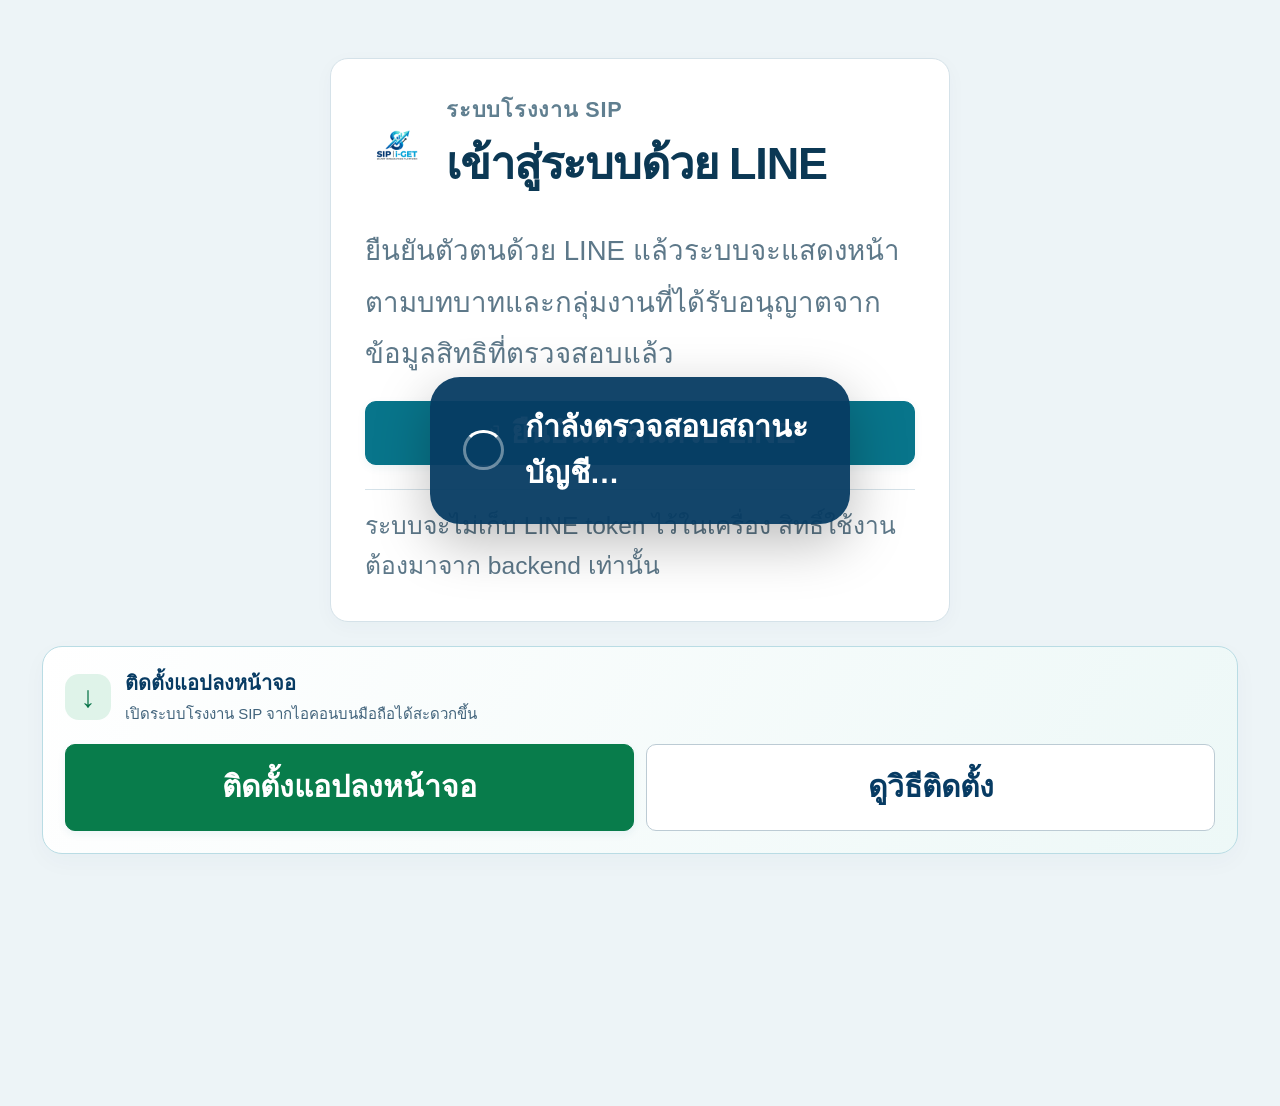
<file: index.html>
<!doctype html>
<html lang="th">
<head>
  <meta charset="utf-8">
  <meta name="viewport" content="width=device-width, initial-scale=1, viewport-fit=cover">
  <meta name="theme-color" content="#073b63">
  <meta name="description" content="ระบบโรงงาน SIP สำหรับรวมหน้าการใช้งานโรงงาน">
  <link rel="apple-touch-icon" href="./assets/icons/apple-touch-icon.png">
  <link rel="manifest" href="./manifest.webmanifest">
  <link rel="icon" href="./assets/icons/factory-192.png" type="image/png">
  <link rel="stylesheet" href="./css/app.css?v=1.3.186">
  <link rel="stylesheet" href="./css/pwa-install.css?v=1.3.192">
  <link rel="stylesheet" href="./css/registration.css?v=1.3.198">
  <title>ระบบโรงงาน SIP</title>
  <link rel="stylesheet" href="./css/ui-system.css?v=1.3.237">
</head>
<body class="sip-ui">
  <a class="skip-link" href="#main-content">ข้ามไปยังเนื้อหาหลัก</a>
  <header id="header-root"></header>
  <div id="connection-banner" class="connection-banner" role="status" hidden></div>
  <div id="update-banner" class="update-banner" role="status" hidden></div>
  <main id="main-content" class="main-shell" tabindex="-1">
    <div id="page-loading" class="page-loading" aria-live="polite">กำลังเปิด ระบบโรงงาน SIP…</div>
    <section id="page-root" aria-live="polite"></section>
    <section id="pwa-install-root" aria-label="ติดตั้งแอป" hidden></section>
  </main>
  <div id="nav-root"></div>
  <div id="toast-root" class="toast-region" aria-live="polite" aria-atomic="true"></div>
  <script type="module" src="./js/pwa-install.js?v=1.3.192"></script>
  <script type="module" src="./js/ui-polish.js?v=1.3.218"></script>
  <script type="module" src="./js/app.js?v=1.3.238"></script>
</body>
</html>
</file>
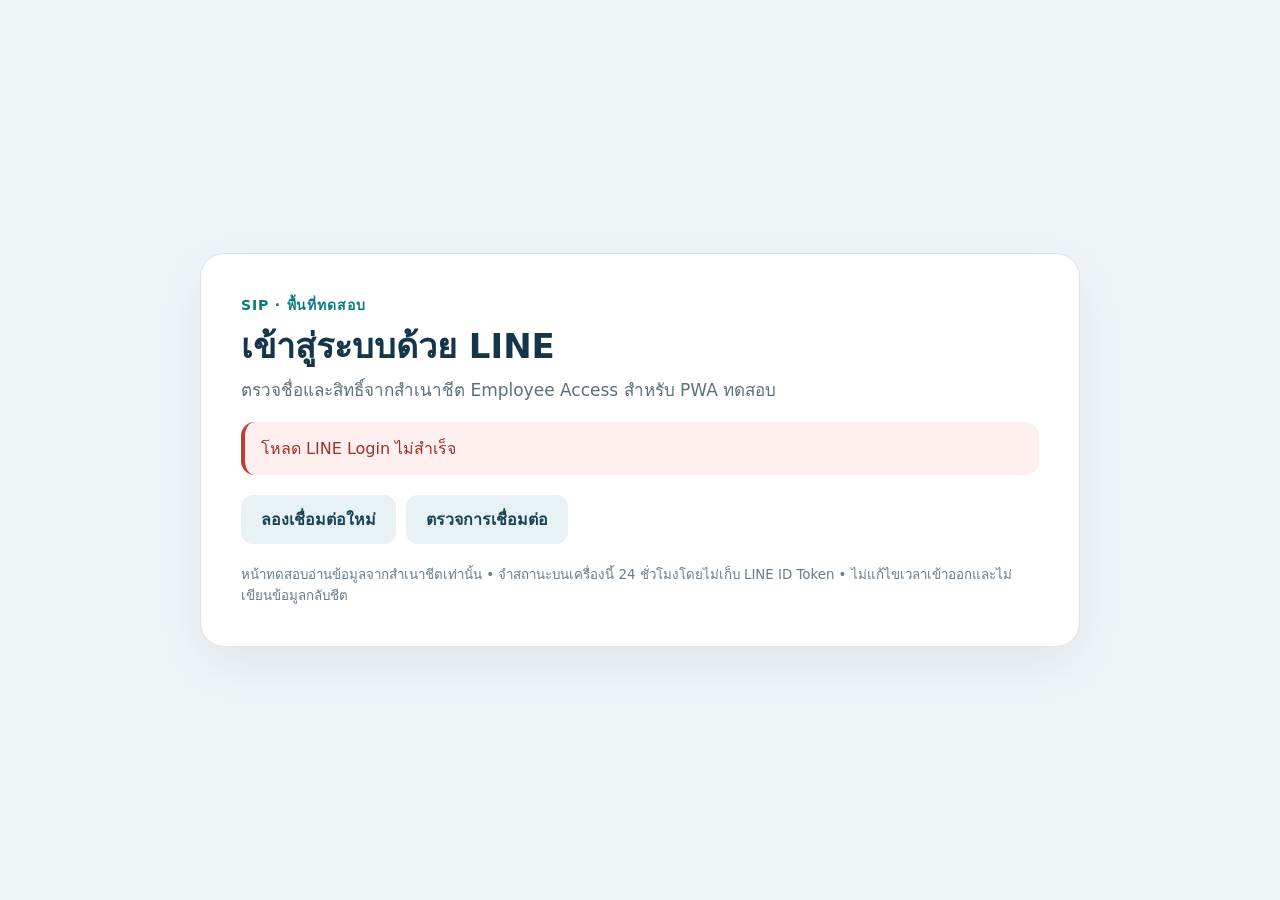
<file: login-test.html>
<!doctype html>
<html lang="th">
<head>
  <meta charset="utf-8">
  <meta name="viewport" content="width=device-width, initial-scale=1">
  <meta name="referrer" content="no-referrer">
  <title>เข้าสู่ระบบทดสอบ · ระบบโรงงาน SIP</title>
  <style>
    :root{font-family:system-ui,"Noto Sans Thai",sans-serif;color:#15364a;background:#eff5f7}
    *{box-sizing:border-box}body{margin:0;min-height:100dvh;display:grid;place-items:center;padding:20px}
    main{width:min(100%,880px);background:#fff;border:1px solid #d7e4e9;border-radius:24px;padding:clamp(24px,6vw,40px);box-shadow:0 18px 50px #173d5614}
    .eyebrow{font-size:14px;font-weight:700;letter-spacing:.06em;color:#087b81}h1{font-size:clamp(26px,5vw,34px);line-height:1.3;margin:8px 0}
    p{line-height:1.65;font-size:17px;margin:8px 0 18px}.muted{color:#59717d}.status{padding:14px 16px;border-radius:14px;background:#eaf5f7;border-left:4px solid #008b9b}
    .status.error{background:#fff0ef;border-color:#c53b33;color:#9e302b}.profile{margin-top:18px;padding:18px;border-radius:16px;background:#f4f8fa}
    dl{display:grid;grid-template-columns:110px 1fr;gap:10px;margin:0;font-size:17px}dt{color:#5b707b}dd{margin:0;font-weight:650;overflow-wrap:anywhere}
    .actions{display:flex;flex-wrap:wrap;gap:10px;margin-top:20px}button{font:inherit;font-weight:700;padding:12px 20px;border:0;border-radius:12px;background:#006b79;color:#fff;cursor:pointer}
    button.secondary{background:#e8f1f3;color:#164453}button:disabled{opacity:.55;cursor:wait}small{display:block;color:#677e89;line-height:1.6;margin-top:20px}
    .group-choices{display:flex;flex-wrap:wrap;gap:8px}.group-choice{padding:7px 12px;border-radius:999px;background:#eaf5f7;color:#07536e;font-size:15px}.group-choice:hover{background:#cfecef}
    .attendance{margin-top:28px;border-top:1px solid #dce8ec;padding-top:24px}.attendance-head{display:flex;justify-content:space-between;align-items:end;gap:18px;flex-wrap:wrap}
    .attendance h2{font-size:25px;margin:0}.month-field{display:grid;gap:6px;font-weight:700}.month-field input{font:inherit;padding:10px 12px;border:1px solid #bfd2da;border-radius:11px;color:#15364a;background:#fff}
    .attendance-status{margin:18px 0;padding:12px 14px;border-radius:12px;background:#edf6f8;color:#285465}.attendance-status.error{background:#fff0ef;color:#9e302b}
    .summary-grid{display:grid;grid-template-columns:repeat(3,minmax(0,1fr));gap:12px}.summary-card{padding:14px;border-radius:14px;background:#f2f7f9}.summary-card span{display:block;color:#5b707b;font-size:14px}.summary-card strong{display:block;margin-top:4px;font-size:21px}
    .today-card{margin-top:16px;padding:18px;border-radius:16px;background:#eaf5f7}.today-card h3,.history h3{margin:0 0 10px}.today-times{display:grid;grid-template-columns:repeat(2,minmax(0,1fr));gap:10px}.today-times div{padding:12px;border-radius:12px;background:#fff}.today-times span{display:block;color:#5b707b}.today-times strong{font-size:22px}
    .history{margin-top:18px}.history-list{display:grid;gap:10px}.history-row{display:grid;grid-template-columns:minmax(110px,1fr) minmax(140px,1.4fr) auto;align-items:center;gap:12px;padding:13px 14px;border:1px solid #dce8ec;border-radius:13px}.history-row span{color:#5b707b}.history-row strong{white-space:nowrap}.badge{display:inline-flex;padding:5px 9px;border-radius:999px;background:#e8f1f3;font-size:14px;font-weight:700}.empty{padding:18px;text-align:center;color:#677e89;background:#f5f8f9;border-radius:13px}
    @media(max-width:640px){.summary-grid{grid-template-columns:repeat(2,minmax(0,1fr))}.history-row{grid-template-columns:1fr auto}.history-row span{grid-column:1/-1}.today-times{grid-template-columns:1fr}}
    [hidden]{display:none!important}
  </style>
</head>
<body>
  <main>
    <div class="eyebrow">SIP · พื้นที่ทดสอบ</div>
    <h1>เข้าสู่ระบบด้วย LINE</h1>
    <p class="muted">ตรวจชื่อและสิทธิ์จากสำเนาชีต Employee Access สำหรับ PWA ทดสอบ</p>
    <div id="status" class="status" role="status" aria-live="polite">กำลังเชื่อมต่อ LINE…</div>
    <section id="profile" class="profile" aria-label="ข้อมูลบัญชีที่ยืนยันแล้ว" hidden>
      <dl><dt>ชื่อ</dt><dd id="name"></dd><dt>สิทธิ์</dt><dd id="role"></dd><dt>กลุ่มงานหลัก</dt><dd id="primaryGroup"></dd><dt>สิทธิ์กลุ่มงาน</dt><dd id="groups"></dd></dl>
    </section>
    <div class="actions">
      <button id="login" type="button" hidden>เข้าสู่ระบบด้วย LINE</button>
      <button id="retry" type="button" class="secondary" hidden>ลองเชื่อมต่อใหม่</button>
      <button id="logout" type="button" class="secondary" hidden>ออกจาก LINE</button>
      <button id="goEmployee" type="button" hidden>ไปที่หน้าพนักงาน</button>
      <button id="diagnose" type="button" class="secondary">ตรวจการเชื่อมต่อ</button>
    </div>
    <small>หน้าทดสอบอ่านข้อมูลจากสำเนาชีตเท่านั้น • จำสถานะบนเครื่องนี้ 24 ชั่วโมงโดยไม่เก็บ LINE ID Token • ไม่แก้ไขเวลาเข้าออกและไม่เขียนข้อมูลกลับชีต</small>
  </main>
  <script src="https://static.line-scdn.net/liff/edge/versions/2.31.1/sdk.js"></script>
  <script>
    'use strict';
    const LIFF_ID = '2010715544-GiFWLPaD';
    const LIFF_REDIRECT_URI = 'https://jame023.github.io/factory-pwa-test-pages/login-test.html';
    const APP_BASE_URI = 'https://jame023.github.io/factory-pwa-test-pages/';
    const POST_LOGIN_REDIRECT_URI = APP_BASE_URI+'#/home';
    function goToApp() {
      // Use a full navigation so a cached LIFF callback page cannot remain visible.
      window.location.href = POST_LOGIN_REDIRECT_URI;
    }
    const BRIDGE_URL = 'https://script.google.com/macros/s/AKfycbx8t30jZWovGkBjik3FELbTzIvjjkXb1Eq_KsB-hrxF1iFozVxqA1jHuYzdKRzUvgYB/exec';
    const REQUEST_SOURCE = 'factory-pwa-test-client-v1';
    const RESPONSE_SOURCE = 'factory-pwa-test-bridge-v1';
    const SESSION_CACHE_KEY = 'factory-pwa-test-session-v1';
    const SESSION_CACHE_TTL_MS = 24*60*60*1000;
    const el = id => document.getElementById(id);
    const roleLabel = {employee:'พนักงาน',executive:'ผู้บริหาร',admin:'Admin'};
    const attendanceLabel = {'present-full':'เต็มวัน','present-half':'ครึ่งวัน','in-progress':'กำลังทำงาน',leave:'ลา',absent:'ขาดงาน',holiday:'หยุด',scheduled:'รอตามปฏิทิน',unrecorded:'ยังไม่มีข้อมูล'};
    let currentFrame;
    let currentIdToken='';
    function readCachedSession() {
      try {
        const cached=JSON.parse(localStorage.getItem(SESSION_CACHE_KEY)||'null');
        const user=cached?.user;
        if (!cached || cached.version!==1 || !Number.isFinite(cached.expiresAt) || cached.expiresAt<=Date.now() ||
            !user || user.active!==true || !roleLabel[user.role] || typeof user.name!=='string') return null;
        return user;
      } catch (_) { return null; }
    }
    function cacheSession(user) {
      try {
        localStorage.setItem(SESSION_CACHE_KEY,JSON.stringify({version:1,cachedAt:Date.now(),expiresAt:Date.now()+SESSION_CACHE_TTL_MS,user}));
      } catch (_) {}
    }
    function clearCachedSession() {
      try { localStorage.removeItem(SESSION_CACHE_KEY); } catch (_) {}
    }
    function renderProfile(user) {
      el('name').textContent=user.name;
      el('role').textContent=roleLabel[user.role];
      el('primaryGroup').textContent=user.primaryGroup || 'ไม่ได้ระบุ';
      const groups=Array.isArray(user.accessGroups)&&user.accessGroups.length ? user.accessGroups : user.groups;
      const groupEl=el('groups');
      groupEl.replaceChildren();
      const groupRoutes={
        'ออฟฟิต':'#/home',
        'สกรีน':'#/employee/work-session',
        'ผลิต':'#/employee/production',
        'ขนส่ง':'#/employee/delivery',
        'ผู้บริหาร':'#/executive',
        'admin':'#/admin'
      };
      if (Array.isArray(groups)&&groups.length) {
        groupEl.className='group-choices';
        groups.forEach(group => {
          const button=document.createElement('button');
          button.type='button';
          button.className='group-choice';
          button.textContent=group;
          const route=groupRoutes[group];
          if (route) button.addEventListener('click',()=>{ window.location.href=APP_BASE_URI+route; });
          else button.disabled=true;
          groupEl.append(button);
        });
      } else groupEl.textContent='ไม่มีการระบุกลุ่มงาน';
      el('profile').hidden=false;
      el('logout').hidden=false;
    }
    function clearLiffCallbackUrl() {
      if (!/[?&](?:code|state|liffClientId|liffRedirectUri)=/.test(location.search)) return;
      history.replaceState(null,document.title,location.origin+location.pathname);
    }
    function setStatus(message, error=false) {
      el('status').textContent=message;
      el('status').classList.toggle('error',error);
    }
    function nonce() {
      const bytes = new Uint8Array(24);
      crypto.getRandomValues(bytes);
      return Array.from(bytes, byte => byte.toString(16).padStart(2,'0')).join('');
    }
    function isScriptOrigin(origin) {
      try {
        const url=new URL(origin);
        return url.protocol==='https:' && /^[a-z0-9-]+-script\.googleusercontent\.com$/.test(url.hostname);
      } catch (_) { return false; }
    }
    function requestBridge(action,idToken,payload) {
      return new Promise((resolve,reject) => {
        const requestNonce=nonce();
        const requestId=nonce();
        const frame=document.createElement('iframe');
        frame.title='บริการตรวจสิทธิ์ PWA ทดสอบ';
        frame.style.cssText='position:absolute;width:1px;height:1px;opacity:0;pointer-events:none;border:0';
        frame.referrerPolicy='no-referrer';
        currentFrame?.remove();
        currentFrame=frame;
        let bridgeSource, bridgeOrigin, settled=false;
        const finish=(error,result) => {
          if (settled) return;
          settled=true;
          clearTimeout(timer);
          window.removeEventListener('message',onMessage);
          frame.remove();
          if (currentFrame===frame) currentFrame=null;
          error ? reject(error) : resolve(result);
        };
        const timer=setTimeout(() => finish(new Error('ระบบตรวจสิทธิ์ตอบกลับช้า กรุณาลองใหม่')),45000);
        const onMessage=event => {
          const data=event.data;
          if (!isScriptOrigin(event.origin) || !data || data.source!==RESPONSE_SOURCE ||
              data.nonce!==requestNonce) return;
          if (data.type==='ready' && !bridgeSource) {
            bridgeSource=event.source;
            bridgeOrigin=event.origin;
            bridgeSource.postMessage({source:REQUEST_SOURCE,nonce:requestNonce,id:requestId,
              action,idToken,payload},bridgeOrigin);
            return;
          }
          if (event.source!==bridgeSource || event.origin!==bridgeOrigin || data.id!==requestId) return;
          if (data.ok!==true) finish(new Error(String(data.error||'ตรวจสิทธิ์ไม่สำเร็จ')));
          else finish(null,data.result);
        };
        window.addEventListener('message',onMessage);
        const url=new URL(BRIDGE_URL);
        url.searchParams.set('nonce',requestNonce);
        frame.src=url.href;
        document.body.append(frame);
      });
    }
    const verifyWithCopy=idToken => requestBridge('session',idToken);
    const numberText=value => Number(value||0).toLocaleString('th-TH',{maximumFractionDigits:1});
    const durationText=value => {
      const minutes=Number(value||0);
      if (!minutes) return '0 นาที';
      const hours=Math.floor(minutes/60),rest=minutes%60;
      return hours ? hours+' ชม.'+(rest?' '+rest+' นาที':'') : rest+' นาที';
    };
    const thaiDate=value => {
      const match=String(value||'').match(/^([0-9]{4})-([0-9]{2})-([0-9]{2})$/);
      if (!match) return '—';
      return new Intl.DateTimeFormat('th-TH',{day:'numeric',month:'long',year:'numeric',timeZone:'Asia/Bangkok'}).format(new Date(Date.UTC(Number(match[1]),Number(match[2])-1,Number(match[3]))));
    };
    const bangkokMonth=() => {
      const parts=Object.fromEntries(new Intl.DateTimeFormat('en',{year:'numeric',month:'2-digit',timeZone:'Asia/Bangkok'}).formatToParts(new Date()).map(part=>[part.type,part.value]));
      return parts.year+'-'+parts.month;
    };
    async function loadAttendance() {
      if (!currentIdToken) return;
      const month=el('attendanceMonth').value;
      el('attendance').hidden=false;
      el('attendanceContent').hidden=true;
      el('attendanceStatus').classList.remove('error');
      el('attendanceStatus').textContent='กำลังอ่านเวลาเข้าออกจากสำเนาชีต…';
      try {
        const result=await requestBridge('attendance',currentIdToken,{month,period:'all'});
        const data=result?.ok===true ? result.data : null;
        if (!data || data.month!==month || !Array.isArray(data.history) || !data.summary) throw new Error('ผลข้อมูลเวลาเข้าออกไม่ถูกต้อง');
        el('attendanceDate').textContent='ข้อมูลวันที่ '+thaiDate(data.date)+' • '+(attendanceLabel[data.workdayStatus]||'ไม่ระบุสถานะ');
        el('checkIn').textContent=data.checkIn||'—';
        el('checkOut').textContent=data.checkOut||'—';
        el('todayDetails').textContent='มาสาย '+durationText(data.lateMinutes)+' • ออกก่อน '+durationText(data.earlyLeaveMinutes)+' • OT '+durationText(data.overtimeMinutes);
        el('attendanceDays').textContent=numberText(data.summary.attendanceDays)+' วัน';
        el('leaveDays').textContent=numberText(data.summary.leaveDays)+' วัน';
        el('absentDays').textContent=numberText(data.summary.absentDays)+' วัน';
        el('lateMinutes').textContent=durationText(data.summary.lateMinutes);
        el('earlyMinutes').textContent=durationText(data.summary.earlyLeaveMinutes);
        el('otMinutes').textContent=durationText(data.summary.overtimeMinutes);
        const firstHalf=Number(new Intl.DateTimeFormat('en-CA',{day:'2-digit',timeZone:'Asia/Bangkok'}).format(new Date()))<=15;
        const lastDay=new Date(Date.UTC(Number(month.slice(0,4)),Number(month.slice(5,7)),0)).getUTCDate();
        const visible=data.history.filter(row => firstHalf ? Number(row.date.slice(8,10))<=15 : Number(row.date.slice(8,10))>=16);
        el('historyHeading').textContent='ประวัติวันที่ '+(firstHalf?'1–15':'16–'+lastDay);
        const list=el('historyList');
        list.replaceChildren();
        if (!visible.length) {
          const empty=document.createElement('p'); empty.className='empty'; empty.textContent='ยังไม่มีข้อมูลในช่วงนี้'; list.append(empty);
        } else visible.forEach(row => {
          const article=document.createElement('article'); article.className='history-row';
          const date=document.createElement('strong'); date.textContent=thaiDate(row.date);
          const times=document.createElement('span'); times.textContent='เข้า '+(row.checkIn||'—')+' • ออก '+(row.checkOut||'—')+' • OT '+durationText(row.overtimeMinutes);
          const status=document.createElement('b'); status.className='badge'; status.textContent=attendanceLabel[row.status]||'ไม่ระบุ';
          article.append(date,times,status); list.append(article);
        });
        el('attendanceContent').hidden=false;
        el('attendanceStatus').textContent='อ่านข้อมูลของฉันจากสำเนาชีตสำเร็จ';
      } catch(error) {
        el('attendanceStatus').classList.add('error');
        el('attendanceStatus').textContent=error?.message||'อ่านข้อมูลเวลาเข้าออกไม่สำเร็จ';
      }
    }
    async function start() {
      el('profile').hidden=true;
      el('retry').hidden=true;
      el('login').hidden=true;
      el('logout').hidden=true;
      setStatus('กำลังยืนยันตัวตนกับ LINE…');
      try {
        if (!window.liff) throw new Error('โหลด LINE Login ไม่สำเร็จ');
        await liff.init({liffId:LIFF_ID});
        clearLiffCallbackUrl();
        if (!liff.isLoggedIn()) {
          setStatus('กรุณาเข้าสู่ระบบด้วย LINE');
          el('login').hidden=false;
          return;
        }
        const idToken=liff.getIDToken();
        if (typeof idToken!=='string' || !idToken) throw new Error('LINE ไม่ส่งข้อมูลยืนยันตัวตน กรุณาเข้าสู่ระบบใหม่');
        currentIdToken=idToken;
        const cachedUser=readCachedSession();
        if (cachedUser) {
          renderProfile(cachedUser);
          setStatus('จำการยืนยันบนเครื่องนี้แล้ว · กำลังตรวจสิทธิ์ล่าสุด…');
        } else setStatus('กำลังตรวจสิทธิ์จากสำเนาชีต…');
        const result=await verifyWithCopy(idToken);
        const user=result?.ok===true ? result.data?.user : null;
        if (!user || !user.active || !roleLabel[user.role] || typeof user.name!=='string') {
          throw new Error('ผลตรวจสิทธิ์ไม่ถูกต้อง');
        }
        cacheSession(user);
        renderProfile(user);
        setStatus('ยืนยันตัวตนและสิทธิ์จากสำเนาชีตสำเร็จ');
        el('goEmployee').hidden=false;
      } catch (error) {
        clearCachedSession();
        el('profile').hidden=true;
        setStatus(error?.message||'เชื่อมต่อไม่สำเร็จ',true);
        el('retry').hidden=false;
        if (window.liff?.isLoggedIn?.()) el('logout').hidden=false;
      }
    }
    el('login').addEventListener('click',() => {
      liff.login({redirectUri:LIFF_REDIRECT_URI});
    });
    el('retry').addEventListener('click',start);
    el('goEmployee').addEventListener('click',goToApp);
    el('diagnose').addEventListener('click',async () => {
      setStatus('กำลังตรวจ Web App ทดสอบ…');
      try {
        await verifyWithCopy('diagnostic');
        setStatus('Web App ตอบกลับแล้ว');
      } catch(error) {
        const message=String(error?.message||'');
        if (message.includes('LINE ID token')) setStatus('Web App ตอบกลับแล้ว · ยังไม่ได้ส่งตัวตน LINE');
        else setStatus(message||'Web App ยังไม่ตอบกลับ',true);
      }
    });
    el('logout').addEventListener('click',() => {
      currentFrame?.remove();
      currentIdToken='';
      clearCachedSession();
      liff.logout();
      el('profile').hidden=true;
      el('logout').hidden=true;
      el('goEmployee').hidden=true;
      el('login').hidden=false;
      setStatus('ออกจาก LINE แล้ว');
    });
    start();
  </script>
</body>
</html>
</file>
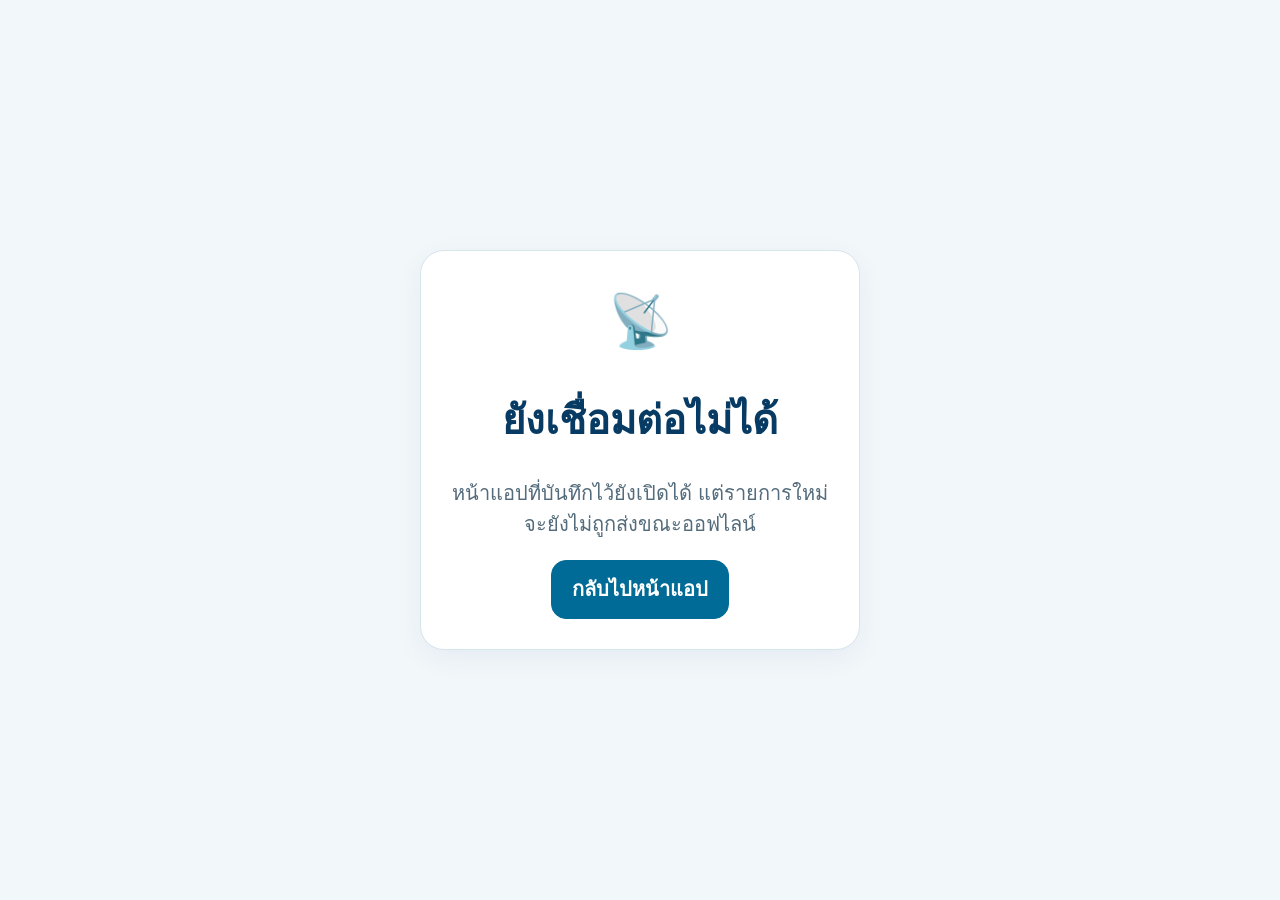
<file: offline.html>
<!doctype html>
<html lang="th">
<head>
  <meta charset="utf-8">
  <meta name="viewport" content="width=device-width, initial-scale=1">
  <meta name="theme-color" content="#102b3f">
  <link rel="stylesheet" href="./css/app.css">
  <title>ออฟไลน์ | ระบบโรงงาน SIP</title>
</head>
<body class="offline-page">
  <main class="offline-card">
    <div class="offline-icon" aria-hidden="true">📡</div>
    <h1>ยังเชื่อมต่อไม่ได้</h1>
    <p>หน้าแอปที่บันทึกไว้ยังเปิดได้ แต่รายการใหม่จะยังไม่ถูกส่งขณะออฟไลน์</p>
    <a class="button button-primary" href="./index.html">กลับไปหน้าแอป</a>
  </main>
</body>
</html>
</file>
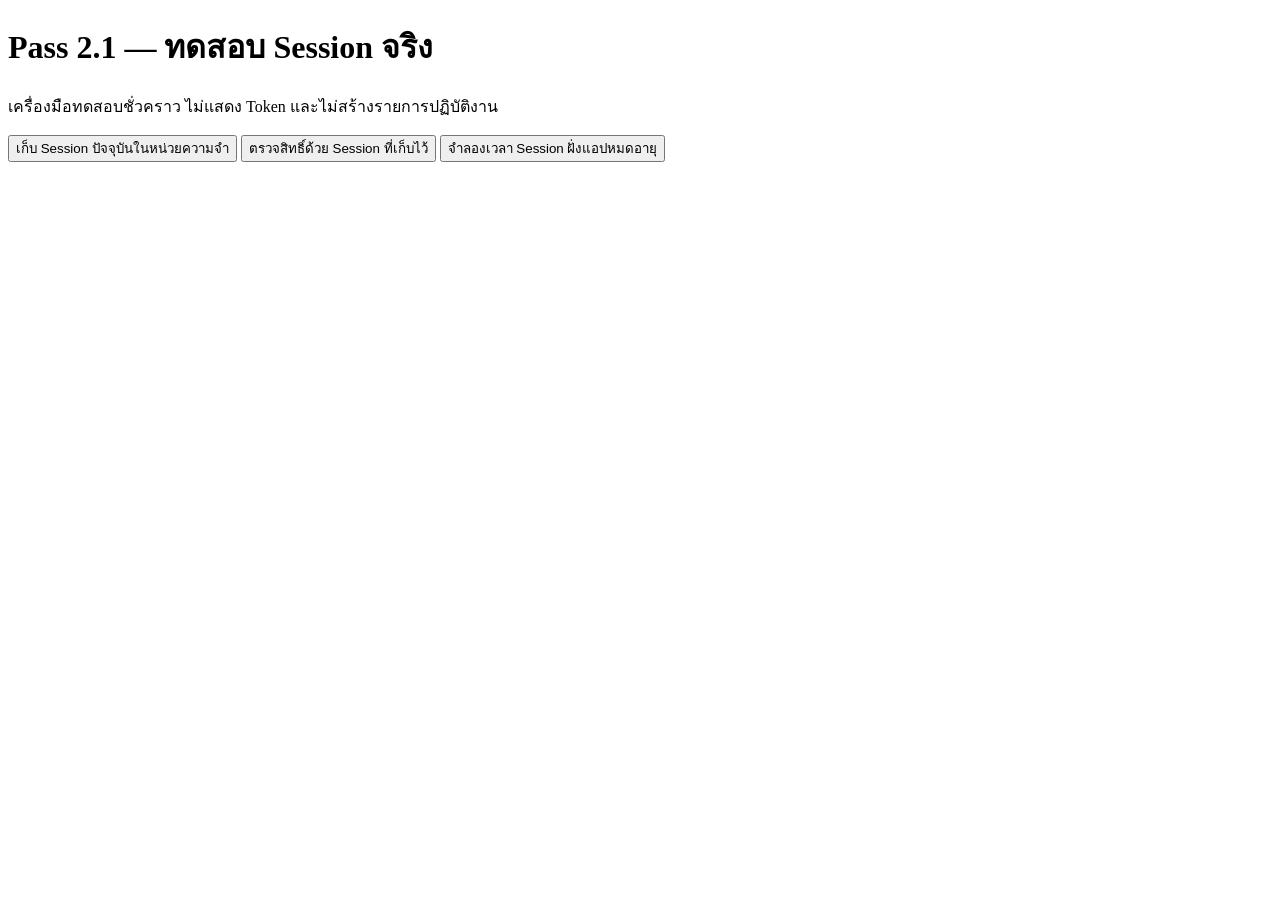
<file: dev/pass21-session-check.html>
<!doctype html><html lang="th"><meta charset="utf-8"><meta name="viewport" content="width=device-width,initial-scale=1">
<meta http-equiv="Content-Security-Policy" content="default-src 'self'; script-src 'self'; connect-src https://hpagibjbxdtmkuouitae.supabase.co; style-src 'self'">
<title>Pass 2.1 Session checks — Test only</title>
<h1>Pass 2.1 — ทดสอบ Session จริง</h1>
<p>เครื่องมือทดสอบชั่วคราว ไม่แสดง Token และไม่สร้างรายการปฏิบัติงาน</p>
<button id="capture">เก็บ Session ปัจจุบันในหน่วยความจำ</button>
<button id="check">ตรวจสิทธิ์ด้วย Session ที่เก็บไว้</button>
<button id="expire">จำลองเวลา Session ฝั่งแอปหมดอายุ</button>
<pre id="result" role="status"></pre>
<script type="module" src="./pass21-session-check.js"></script></html>
</file>
<file: css/app.css>
@charset "UTF-8";
:root{color-scheme:light;--navy:#073b63;--navy2:#09547d;--ink:#183549;--muted:#536b7b;--line:#d7e5ed;--paper:#fff;--canvas:#f2f7fa;--gold:#a4eff5;--teal:#006b96;--tealSoft:#e5f4fa;--blueSoft:#edf6fb;--red:#b42318;--green:#18794e;--brand-cyan:#08abc5;--primary-hover:#005477;--focus:#087ea4;--shadow:0 8px 28px rgba(7,59,99,.06);font-family:"Segoe UI",Tahoma,"Noto Sans Thai",sans-serif}
*{box-sizing:border-box}html{font-size:20px;min-width:320px;background:var(--canvas);scroll-behavior:smooth}body{margin:0;color:var(--ink);background:var(--canvas);font-size:1rem;line-height:1.55}button,input,select,textarea{font:inherit}button,a,select{-webkit-tap-highlight-color:transparent}a{color:inherit}button{cursor:pointer}[hidden]{display:none!important}
.skip-link{position:absolute;left:1rem;top:-5rem;z-index:20;padding:.7rem 1rem;background:white;border-radius:.75rem}.skip-link:focus{top:.75rem}
.app-header{position:sticky;top:0;z-index:10;color:white;background:var(--navy);box-shadow:0 2px 10px #102b3f26}.header-inner{max-width:1120px;min-height:66px;margin:auto;padding:.6rem 1rem;display:flex;align-items:center;justify-content:space-between;gap:1rem}.brand{display:flex;align-items:center;gap:.65rem;text-decoration:none;min-width:0}.brand-mark{width:40px;height:40px;border-radius:13px}.brand-copy{min-width:0}.brand-title{font-weight:800;line-height:1.15}.brand-subtitle{color:#c4d3dd;font-size:.75rem}.header-tools{display:flex;align-items:center;gap:.55rem}.mode-pill,.online-pill{display:inline-flex;align-items:center;gap:.35rem;padding:.3rem .6rem;border-radius:99px;font-size:.72rem;font-weight:800;white-space:nowrap}.mode-pill{color:#33250b;background:var(--gold)}.online-pill{color:#d8f4ea;background:#ffffff20}.role-select{min-height:42px;max-width:155px;padding:.4rem 1.7rem .4rem .65rem;color:white;border:1px solid #557083;border-radius:.7rem;background:#18384e}.role-select option{color:var(--ink);background:white}
.connection-banner,.update-banner{max-width:1120px;margin:.6rem auto 0;padding:.7rem 1rem;border-radius:.85rem;font-size:.9rem}.connection-banner{color:#7a3c00;background:#fff2d8;border:1px solid #f1d39b}.update-banner{color:white;background:var(--teal);display:flex;justify-content:space-between;align-items:center;gap:.75rem}
.main-shell{max-width:1120px;min-height:calc(100dvh - 150px);margin:auto;padding:1.1rem 1rem 6.8rem;outline:none}.page-loading{color:var(--muted);display:flex;gap:.7rem;align-items:center;padding:2rem .25rem}.page-loading:before,.loading-spinner{content:"";width:22px;height:22px;border:3px solid #d8e1e7;border-top-color:var(--teal);border-radius:50%;animation:spin .8s linear infinite}@keyframes spin{to{transform:rotate(360deg)}}
.page-heading{margin:.25rem 0 1rem;display:flex;align-items:flex-start;justify-content:space-between;gap:1rem}.page-heading h1{margin:0;color:var(--navy);font-size:clamp(1.4rem,4vw,2rem);line-height:1.25}.page-heading p{margin:.35rem 0 0;color:var(--muted)}.eyebrow{margin:0 0 .25rem;color:var(--teal);font-size:.75rem;font-weight:800;letter-spacing:.07em}
.card{background:var(--paper);border:1px solid var(--line);border-radius:1.1rem;box-shadow:var(--shadow)}.card-pad{padding:1rem}.card h2,.card h3{margin:0;color:var(--navy)}.card h2{font-size:1.1rem}.section-title{margin:1.3rem 0 .7rem;display:flex;align-items:center;justify-content:space-between;gap:.75rem}.section-title h2{margin:0;color:var(--navy);font-size:1.08rem}.section-title p{margin:.15rem 0 0;color:var(--muted);font-size:.86rem}
.grid{display:grid;gap:.8rem}.grid-2{grid-template-columns:repeat(2,minmax(0,1fr))}.grid-3{grid-template-columns:repeat(3,minmax(0,1fr))}.grid-4{grid-template-columns:repeat(4,minmax(0,1fr))}.module-grid{display:grid;grid-template-columns:repeat(2,minmax(0,1fr));gap:.8rem}.module-card{min-height:100px;padding:1rem;display:flex;align-items:center;gap:.8rem;text-decoration:none;transition:transform .15s,border-color .15s}.module-card:hover{transform:translateY(-2px);border-color:#9eb4c1}.module-icon{width:48px;height:48px;flex:none;display:grid;place-items:center;border-radius:15px;background:var(--blueSoft);font-size:1.5rem}.module-copy{min-width:0}.module-title{display:block;color:var(--navy);font-weight:800}.module-hint{display:block;margin-top:.15rem;color:var(--muted);font-size:.82rem}.module-arrow{margin-left:auto;color:#8ba0ad}
.hero-card{padding:1.1rem;color:white;background:linear-gradient(125deg,#073b63,#086c8b);border:0}.hero-card h1{margin:.25rem 0;color:white;font-size:clamp(1.4rem,4vw,2rem)}.hero-card p{margin:.35rem 0 0;color:#d0e0e7}.hero-date{color:var(--gold);font-weight:700;font-size:.85rem}.stat-card{padding:.9rem 1rem}.stat-label{color:var(--muted);font-size:.82rem}.stat-value{margin-top:.12rem;color:var(--navy);font-size:1.35rem;font-weight:850;line-height:1.25}.stat-note{margin-top:.2rem;color:var(--muted);font-size:.78rem}
.form-card{padding:1rem}.form-grid{display:grid;grid-template-columns:repeat(2,minmax(0,1fr));gap:.85rem}.field{min-width:0;display:flex;flex-direction:column;gap:.34rem}.field-full{grid-column:1/-1}.field label,.field-label{color:#334b5b;font-size:.9rem;font-weight:750}.field input,.field select,.field textarea,.toolbar select,.toolbar input{width:100%;min-height:48px;padding:.68rem .78rem;color:var(--ink);background:#fff;border:1px solid #cbd7df;border-radius:.72rem}.field textarea{min-height:96px;resize:vertical}.field input:focus,.field select:focus,.field textarea:focus,.toolbar input:focus,.toolbar select:focus{outline:3px solid #087ea433;border-color:var(--teal)}.help-text{color:var(--muted);font-size:.78rem}.form-actions{margin-top:1rem;display:flex;flex-wrap:wrap;gap:.65rem}
.button{min-height:48px;padding:.65rem 1rem;display:inline-flex;align-items:center;justify-content:center;gap:.45rem;color:var(--navy);background:white;border:1px solid #bccbd4;border-radius:.75rem;text-decoration:none;font-weight:800}.button:hover{background:#f8fafb}.button-primary{color:white;background:var(--teal);border-color:var(--teal)}.button-primary:hover{background:var(--primary-hover)}.button-dark{color:white;background:var(--navy);border-color:var(--navy)}.button-danger{color:var(--red);background:white;border-color:#e5b8b3}.button-small{min-height:40px;padding:.45rem .7rem;font-size:.86rem}.button:disabled{cursor:not-allowed;opacity:.55}.toolbar{display:flex;flex-wrap:wrap;align-items:end;gap:.65rem}.toolbar .field{flex:1 1 150px}
.badge{display:inline-flex;align-items:center;min-height:25px;padding:.12rem .55rem;color:#344c5b;background:#edf1f4;border-radius:99px;font-size:.75rem;font-weight:800;white-space:nowrap}.badge-success{color:var(--green);background:#e8f5ed}.badge-warning{color:#845200;background:#fff3cf}.badge-danger{color:var(--red);background:#fff0ed}.badge-info{color:#275a83;background:var(--blueSoft)}.status-row{display:flex;flex-wrap:wrap;align-items:center;gap:.5rem}
.list{display:grid;gap:.65rem}.list-row{padding:.85rem 0;display:flex;align-items:flex-start;justify-content:space-between;gap:.75rem;border-bottom:1px solid #edf1f3}.list-row:last-child{border:0}.list-main{min-width:0}.list-title{color:var(--navy);font-weight:800}.list-meta{margin-top:.18rem;color:var(--muted);font-size:.84rem}.empty-state{padding:1.2rem;color:var(--muted);text-align:center;background:#f8fafb;border:1px dashed #d0dbe1;border-radius:.8rem}.notice{padding:.75rem .85rem;color:#355366;background:var(--blueSoft);border-radius:.75rem;font-size:.86rem}.notice-warning{color:#754500;background:#fff3cf}.notice-success{color:#145b3d;background:#e8f5ed}.notice-danger{color:#8c261e;background:#fff0ed}
.table-wrap{overflow-x:auto;border:1px solid var(--line);border-radius:.85rem;background:white}table{width:100%;min-width:600px;border-collapse:collapse}th,td{padding:.72rem .8rem;text-align:left;vertical-align:top;border-bottom:1px solid #edf1f3}th{color:var(--muted);background:#f7f9fa;font-size:.78rem}td{font-size:.88rem}
.calendar-grid{display:grid;grid-template-columns:repeat(7,minmax(0,1fr));gap:.35rem}.calendar-cell{min-height:58px;padding:.35rem;display:flex;flex-direction:column;align-items:flex-start;gap:.15rem;background:white;border:1px solid #e3e9ed;border-radius:.55rem;font-size:.78rem}.calendar-cell.is-muted{color:#a3afb7;background:#f6f8f9}.calendar-cell.is-today{border:2px solid var(--teal)}.calendar-cell.is-selected{background:var(--tealSoft)}.calendar-dot{width:7px;height:7px;border-radius:50%;background:var(--teal)}.chip-row{display:flex;flex-wrap:wrap;gap:.45rem}.chip{min-height:40px;padding:.45rem .78rem;color:#425b6a;background:white;border:1px solid #cbd7df;border-radius:99px;font-weight:750}.chip[aria-pressed=true]{color:white;background:var(--navy);border-color:var(--navy)}
.device-card{padding:1rem;display:flex;align-items:flex-start;gap:.8rem}.device-icon{width:42px;height:42px;display:grid;place-items:center;background:var(--blueSoft);border-radius:13px;font-size:1.35rem}.device-copy{flex:1}.device-title{color:var(--navy);font-weight:850}.device-meta{color:var(--muted);font-size:.82rem}.admin-list{display:grid;gap:.5rem}.admin-link{min-height:52px;padding:.7rem .85rem;display:flex;justify-content:space-between;align-items:center;background:white;border:1px solid var(--line);border-radius:.75rem;text-decoration:none;font-weight:750}
.toast-region{position:fixed;right:1rem;bottom:calc(78px + env(safe-area-inset-bottom));z-index:30;width:min(360px,calc(100vw - 2rem));display:grid;gap:.5rem;pointer-events:none}.toast{padding:.8rem 1rem;color:white;background:var(--navy);border-radius:.8rem;box-shadow:var(--shadow);animation:toast-in .2s ease-out}.toast-error{background:#8e2d25}.toast-success{background:#176044}@keyframes toast-in{from{opacity:0;transform:translateY(8px)}to{opacity:1;transform:translateY(0)}}
.action-popup-region{position:fixed;inset:0;z-index:45;display:grid;place-items:center;pointer-events:none!important;padding:1rem}.action-popup{display:flex;align-items:center;gap:.7rem;max-width:min(420px,calc(100vw - 2rem));padding:.9rem 1.1rem;color:white;background:#073b63f2;border-radius:1rem;box-shadow:0 18px 55px #0004;font-weight:800;animation:toast-in .18s ease-out;pointer-events:none!important;user-select:none}.action-popup-spinner,.action-popup-icon{width:1.35rem;height:1.35rem;flex:none;display:grid;place-items:center}.action-popup-spinner{border:3px solid #ffffff66;border-top-color:white;border-radius:50%;animation:action-spin .7s linear infinite}@keyframes action-spin{to{transform:rotate(360deg)}}.action-popup-success{background:#176044}.action-popup-error{background:#8e2d25}.action-popup-info{background:#075b80}.action-popup-confirm{color:#16354a;background:#fff2ce}
.bottom-nav{position:fixed;bottom:0;left:0;right:0;z-index:12;padding:.45rem .4rem calc(.45rem + env(safe-area-inset-bottom));display:grid;grid-template-columns:repeat(4,1fr);background:#fffffff2;border-top:1px solid var(--line);backdrop-filter:blur(14px)}.nav-item{min-height:54px;display:flex;flex-direction:column;align-items:center;justify-content:center;gap:.1rem;color:var(--muted);text-decoration:none;font-size:.72rem;font-weight:750;border-radius:.75rem}.nav-item .nav-icon{font-size:1.2rem;line-height:1}.nav-item[aria-current=page]{color:var(--teal);background:var(--tealSoft)}
.modal-backdrop{position:fixed;inset:0;z-index:50;padding:1rem;display:grid;place-items:center;background:#0a1b278c}.modal-card{width:min(460px,100%);padding:1.15rem;background:white;border-radius:1rem;box-shadow:0 20px 70px #0004}.modal-card h2{margin:0;color:var(--navy);font-size:1.15rem}.modal-card p{color:var(--muted)}.modal-actions{margin-top:1rem;display:flex;justify-content:flex-end;gap:.6rem}
.offline-page{min-height:100dvh;display:grid;place-items:center;padding:1rem}.offline-card{width:min(440px,100%);padding:1.5rem;text-align:center;background:white;border:1px solid var(--line);border-radius:1.2rem;box-shadow:var(--shadow)}.offline-card h1{color:var(--navy)}.offline-card p,.small-muted{color:var(--muted)}.offline-icon{font-size:2.6rem}hr.soft{margin:1rem 0;border:0;border-top:1px solid #e8eef1}
@media(min-width:740px){.main-shell{padding:1.6rem 1.4rem 3rem}.header-inner{padding-inline:1.4rem}.module-grid{grid-template-columns:repeat(3,minmax(0,1fr))}.bottom-nav{position:sticky;bottom:0;max-width:1120px;margin:1rem auto 0;padding:.5rem 1rem;grid-template-columns:repeat(4,minmax(110px,150px));justify-content:end;border:1px solid var(--line);border-bottom:0;border-radius:1rem 1rem 0 0}.toast-region{bottom:1rem}}
@media(max-width:520px){.header-inner{min-height:62px;padding:.55rem .7rem;gap:.45rem}.brand-mark{width:35px;height:35px}.brand-subtitle,.mode-pill{display:none}.role-select{max-width:118px;min-height:40px;font-size:.83rem}.main-shell{padding:.95rem .75rem 6.5rem}.grid-3,.grid-4{grid-template-columns:repeat(2,minmax(0,1fr))}.module-grid{grid-template-columns:1fr}.form-grid{grid-template-columns:1fr}.field-full{grid-column:auto}.page-heading{align-items:flex-start}.update-banner,.connection-banner{margin-inline:.6rem}}

.attendance-section { margin-top: 1rem; }
.attendance-history-half { margin-top: 1rem; }
.attendance-history-half h3 { margin: 0 0 .65rem; font-size: 1rem; }
.attendance-calendar { margin-top: .8rem; text-align: center; }
.attendance-day { align-items: center; min-height: 68px; overflow-wrap: anywhere; }
.attendance-day span { font-size: .68rem; line-height: 1.3; }
.bottom-nav { grid-template-columns: minmax(0, 1fr); }
.admin-record-list { display: grid; gap: .5rem; max-height: 320px; overflow-y: auto; }
.admin-record-list .admin-link { width: 100%; text-align: left; gap: .75rem; }
.admin-record-list .admin-link span:first-child { min-width: 0; overflow-wrap: anywhere; }
.admin-record-list .admin-link span:last-child { flex-shrink: 0; }
.admin-record-list .admin-link[aria-pressed="true"] { background: var(--tealSoft); border-color: var(--teal); }

/* Management attendance: aligned fields and a consistent search action. */
.manager-filter-grid { display: grid; grid-template-columns: minmax(0, 1fr); gap: 1rem; align-items: end; }
.manager-filters .field input { min-width: 0; max-width: 100%; }
.manager-filter-action { display: flex; justify-content: flex-end; }
.manager-filter-action .button { width: 100%; }
.manager-filters > .help-text { margin: 1rem 0 0; line-height: 1.6; }
@media (min-width: 600px) {
  .manager-filter-grid { grid-template-columns: repeat(2, minmax(0, 1fr)); }
  .manager-filter-action { grid-column: 1 / -1; }
  .manager-filter-action .button { width: auto; min-width: 120px; }
}
@media (min-width: 1000px) {
  .manager-filter-grid { grid-template-columns: minmax(180px, 1.4fr) repeat(3, minmax(150px, 1fr)) auto; gap: .85rem; }
  .manager-filter-action { grid-column: auto; }
  .manager-filter-action .button { min-width: 96px; }
}
.work-manager-details { display: grid; gap: .75rem; }
.work-manager-detail summary { min-height: 48px; padding: .65rem 0; cursor: pointer; font-weight: 750; overflow-wrap: anywhere; }
.work-manager-fields { display: grid; grid-template-columns: repeat(2, minmax(0, 1fr)); gap: 1rem; margin-bottom: 0; }
.work-manager-fields dt { color: var(--muted); font-size: .82rem; }
.work-manager-fields dd { margin: .3rem 0 0; white-space: pre-wrap; overflow-wrap: anywhere; }
@media (max-width: 520px) { .work-manager-fields { grid-template-columns: minmax(0, 1fr); } }
/* Work-session management search layout. */
.work-filter-grid { display: grid; grid-template-columns: minmax(0, 1fr); gap: 1rem; align-items: end; }
.work-filters .field input, .work-filters .field select { min-width: 0; max-width: 100%; }
.work-filter-actions { display: grid; grid-template-columns: repeat(2, minmax(0, 1fr)); gap: .65rem; }
.work-filter-actions .button { white-space: nowrap; }
.work-filters > .help-text { margin: 1rem 0 0; line-height: 1.6; }
[data-work-status] { margin-block: 1rem; color: var(--muted); font-size: .85rem; }
@media (min-width: 600px) {
  .work-filter-grid { grid-template-columns: repeat(3, minmax(0, 1fr)); }
  .work-filter-actions { grid-column: 1 / -1; justify-self: end; }
  .work-filter-actions .button { min-width: 110px; }
}
@media (min-width: 1000px) {
  .work-filter-grid { grid-template-columns: minmax(170px, 1.2fr) repeat(2, minmax(130px, 1fr)) auto; gap: .85rem; }
  .work-filter-actions { grid-column: auto; }
}
.delivery-record { padding-bottom: 1rem; border-bottom: 1px solid var(--line); }
.delivery-record:last-child { border-bottom: 0; }
.delivery-record .list-row { border-bottom: 0; }
.delivery-record-details summary { min-height: 48px; padding: .65rem 0; cursor: pointer; color: var(--teal); font-weight: 750; }
.delivery-record-details dd { white-space: pre-wrap; }
.screen-record { padding-bottom: 1rem; border-bottom: 1px solid var(--line); }
.screen-record:last-child { border-bottom: 0; }
.screen-record .list-row { border-bottom: 0; }
.screen-record-details summary { min-height: 48px; padding: .65rem 0; cursor: pointer; color: var(--teal); font-weight: 750; }
.screen-record-details dd { white-space: pre-wrap; }
.calendar-notification-panel { margin: 0 0 1rem; border-left: 4px solid var(--teal); }
.calendar-notification-panel[hidden] { display: none; }

/* Leave: larger Thai text and clear request/decision groups, scoped to this page. */
.leave-page {
  font-size: 1.125rem;
  line-height: 1.75;
}
.leave-page h1 { font-size: clamp(1.65rem, 4vw, 2rem); }
.leave-page h2 { font-size: 1.4rem; line-height: 1.5; }
.leave-page .card-pad { padding: clamp(1rem, 3vw, 1.5rem); }
.leave-page .notice, .leave-page .help-text {
  font-size: 1rem;
  line-height: 1.7;
}
.leave-page .field { margin-block: .85rem; gap: .5rem; }
.leave-page .field > label, .leave-page label.field {
  font-size: 1.125rem;
  font-weight: 700;
}
.leave-page input, .leave-page select, .leave-page textarea {
  min-width: 0;
  width: 100%;
  font-size: 1.125rem;
  line-height: 1.6;
}
.leave-page textarea { min-height: 120px; }
.leave-page [data-days] > label { display: grid; gap: .5rem; margin-block: .75rem; }
.leave-request { min-width: 0; border: 1px solid #cedbe4; }
.leave-request-heading {
  display: flex;
  flex-wrap: wrap;
  align-items: center;
  justify-content: space-between;
  gap: .75rem;
  padding-bottom: .85rem;
  border-bottom: 1px solid #dce5eb;
}
.leave-request-heading h3 {
  margin: 0;
  color: var(--navy);
  font-size: clamp(1.35rem, 3.5vw, 1.6rem);
  line-height: 1.5;
  overflow-wrap: anywhere;
}
.leave-type { padding: .25rem .75rem; border-radius: .6rem; background: #edf5fb; color: #163d60; font-size: 1.125rem; font-weight: 700; }
.leave-detail-label { display: block; margin-bottom: .45rem; font-size: 1rem; color: #43576a; font-weight: 700; }
.leave-dates { margin-block: 1rem; }
.leave-date-row { display: flex; flex-wrap: wrap; justify-content: space-between; gap: .35rem 1rem; padding-block: .5rem; }
.leave-date-row strong { color: var(--navy); font-size: 1.2rem; }
.leave-reason { margin-block: 1rem; padding: 1rem; background: #f4f7fa; border-radius: .75rem; }
.leave-reason p { margin: 0; font-size: 1.2rem; white-space: pre-wrap; overflow-wrap: anywhere; }
.leave-attachments { font-size: 1rem; color: #43576a; }
.leave-status { display: inline-block; padding: .35rem .8rem; margin-block: .5rem; border-radius: .6rem; background: #edf1f5; font-size: 1.125rem; }
.leave-status[data-status="pending"] { color: #795000; background: #fff1c7; }
.leave-status[data-status="approved"] { color: #155137; background: #e1f2e8; }
.leave-status[data-status="rejected"], .leave-status[data-status="cancelled"] { color: #8b2520; background: #ffebe8; }
.leave-page .button { min-height: 56px; padding: .8rem 1.25rem; font-size: 1.2rem; }
.leave-page .leave-decision-actions { display: grid; grid-template-columns: 1fr; gap: .8rem; margin-top: 1rem; }
.leave-page .leave-decision-actions .button { width: 100%; }
.leave-page .button:focus-visible { outline: 3px solid #235ca0; outline-offset: 3px; }
@media (min-width: 600px) {
  .leave-page .leave-decision-actions { grid-template-columns: repeat(2, minmax(0, 1fr)); }
}

/* Private leave-image integration placeholder; mock previews only. */
.leave-notice-media { margin-block: .8rem; }
.leave-notice-media summary { min-height: 48px; padding: .65rem .8rem; font-size: 1.05rem; font-weight: 700; color: var(--navy); cursor: pointer; border: 1px solid var(--line); border-radius: .6rem; }
.leave-notice-media figure { margin: .75rem 0; }
.leave-notice-media img { display: block; width: 100%; max-width: 720px; height: auto; border-radius: .75rem; border: 1px solid var(--line); }
.leave-notice-media figcaption { margin-top: .5rem; color: var(--muted); font-size: 1rem; }

/* Attendance metrics use the same labelled palette for all roles and groups. */
.attendance-tone-leave { --attendance-ink: #6b21a8; --attendance-paper: #f5edff; }
.attendance-tone-absent { --attendance-ink: #b42318; --attendance-paper: #fff0ed; }
.attendance-tone-late { --attendance-ink: #9a3412; --attendance-paper: #fff3e8; }
.attendance-tone-late-total { --attendance-ink: #713f12; --attendance-paper: #fef9c3; }
.attendance-tone-early { --attendance-ink: #1e40af; --attendance-paper: #eff6ff; }
.attendance-tone-early-total { --attendance-ink: #115e59; --attendance-paper: #e6f7f4; }
.stat-card.attendance-tone { background: var(--attendance-paper); border-inline-start: 5px solid var(--attendance-ink); }
.stat-card.attendance-tone .stat-label, .stat-card.attendance-tone .stat-value { color: var(--attendance-ink); }
.stat-card.attendance-tone .stat-label { font-size: 1rem; font-weight: 750; }
.stat-card.attendance-tone .stat-value { font-size: 1.65rem; }
th.attendance-tone, td.attendance-tone { color: var(--attendance-ink); background: var(--attendance-paper); }
th.attendance-tone { border-top: 4px solid var(--attendance-ink); font-weight: 800; }
td.attendance-tone { font-weight: 700; font-variant-numeric: tabular-nums; }
.attendance-history-metrics { display: flex; flex-wrap: wrap; align-items: center; gap: .4rem; }
.attendance-history-metrics .attendance-tone { color: var(--attendance-ink); background: var(--attendance-paper); border-inline-start: 3px solid var(--attendance-ink); padding: .25rem .5rem; border-radius: .35rem; font-weight: 700; }
.attendance-day.attendance-tone, .badge.attendance-tone { color: var(--attendance-ink); background: var(--attendance-paper); }

/* Work calendar: day type stays visible alongside approved leave and selection. */
.calendar-status-full { --day-ink: #166534; --day-paper: #edf8ef; --day-border: #85bb92; }
.calendar-status-half { --day-ink: #854d0e; --day-paper: #fff5d6; --day-border: #d6ad4b; }
.calendar-status-holiday { --day-ink: #b42318; --day-paper: #fff0ed; --day-border: #e6a39b; }
.work-calendar-day { background: var(--day-paper, white); color: var(--day-ink, var(--ink)); border-color: var(--day-border, var(--line)); min-height: 96px; gap: .35rem; overflow-wrap: anywhere; text-align: start; }
.work-calendar-day > strong { font-size: 1.05rem; }
.calendar-status-label { font-weight: 800; }
.work-calendar-day.is-selected { background: var(--day-paper, white); outline: 3px solid var(--navy); outline-offset: -3px; }
.work-calendar-day.is-today { border: 2px solid var(--navy); }
.work-calendar-day:focus-visible { outline: 3px solid var(--navy); outline-offset: 2px; }
.calendar-selection-label { color: var(--navy); font-weight: 800; font-size: .75rem; }
.calendar-leave-label { display: block; color: #6b21a8; background: #f5edff; border-inline-start: 3px solid #9333ea; border-radius: .35rem; padding: .25rem .35rem; font-weight: 750; }
.work-calendar-day.has-approved-leave { box-shadow: inset 0 -4px #9333ea; }
.calendar-legend { display: flex; flex-wrap: wrap; gap: .5rem; }
.calendar-legend-item { color: var(--day-ink); background: var(--day-paper); border: 1px solid var(--day-border); border-inline-start-width: 4px; border-radius: .45rem; padding: .3rem .6rem; font-weight: 750; font-size: .9rem; }
.calendar-legend-item.calendar-leave-label { color: #6b21a8; background: #f5edff; border-color: #9333ea; }
.calendar-approved-leave { border-inline-start: 4px solid #9333ea; padding-inline: .75rem; background: #faf5ff; border-radius: .5rem; }
@media (max-width: 520px) { .work-calendar-grid { gap: .2rem; } .work-calendar-day { padding: .25rem; font-size: .72rem; } .work-calendar-day .calendar-leave-label { font-size: .7rem; padding: .2rem; } }

.admin-module-grid { display: grid; grid-template-columns: repeat(2,minmax(0,1fr)); gap: .65rem; margin-block: 1rem; }
.admin-module-button { padding: 1rem; min-height: 100px; text-align: start; color: var(--navy); display: flex; flex-direction: column; gap: .4rem; }
.admin-module-button span { font-size: .85rem; color: var(--muted); }
.admin-module-button[aria-pressed="true"] { border: 2px solid var(--teal); background: var(--tealSoft); }
.admin-data-value { margin: 0; font: inherit; white-space: pre-wrap; overflow-wrap: anywhere; }
@media (min-width: 740px) { .admin-module-grid { grid-template-columns: repeat(3,minmax(0,1fr)); } }
@media (max-width: 380px) { .admin-module-grid { grid-template-columns: 1fr; } }

.brand-mark { width: 76px; height: 48px; border-radius: .5rem; object-fit: contain; background: transparent; flex-shrink: 0; }
@media (max-width: 520px) { .brand-mark { width: 60px; height: 42px; } .brand-title { font-size: .95rem; } }

/* SIP brand palette: blue/cyan for navigation and actions.
   Attendance, leave and calendar status colors retain their business meaning. */
.app-header {
  color: var(--navy);
  background: #fff;
  border-top: 3px solid var(--brand-cyan);
  border-bottom: 1px solid var(--line);
  box-shadow: 0 3px 16px rgba(7,59,99,.05);
}
.brand-subtitle { color: var(--muted); }
.online-pill { color: #166044; background: #e9f6ef; }
.mode-pill { color: #075477; background: var(--tealSoft); }
.role-select { color: var(--navy); background: var(--blueSoft); border-color: #bdd4e2; }
.module-card:hover, .admin-link:hover { border-color: #82b8d0; background: #f8fcfe; }
.module-icon { color: var(--navy); background: var(--blueSoft); border: 1px solid #d7eaf4; }
.module-arrow { color: #5c829b; }
.button-primary:hover { color: #fff; background: var(--primary-hover); border-color: var(--primary-hover); }
.button-dark:hover { color: #fff; background: var(--navy2); }
.button-danger:hover { color: var(--red); background: #fff0ed; border-color: #d49a93; }
.hero-card p { color: #e2f3fa; }
.hero-date { color: var(--gold); }
th { color: var(--navy); background: var(--blueSoft); }
.field label, .field-label { color: #294c63; }
.notice { color: #234e6a; }
.notice-warning { color: #754500; }
.notice-success { color: #145b3d; }
.notice-danger { color: #8c261e; }
.leave-type { color: var(--navy); background: var(--blueSoft); }
.leave-reason { background: #f4f8fb; }
.leave-detail-label, .leave-attachments { color: var(--muted); }
.bottom-nav { border-top-color: #cbdfe9; box-shadow: 0 -3px 18px rgba(7,59,99,.04); }
.nav-item[aria-current=page] { color: var(--navy); background: var(--tealSoft); }
a:focus-visible, button:focus-visible, .leave-page .button:focus-visible {
  outline: 3px solid var(--focus);
  outline-offset: 3px;
}
@media (prefers-reduced-motion: reduce) {
  html { scroll-behavior: auto; }
  .module-card { transition: none; }
}
/* OT evidence picker */
.ot-form-card{padding:clamp(1rem,3vw,1.5rem)}
.ot-form-intro{display:flex;align-items:center;gap:.8rem;margin-bottom:1.1rem}
.ot-form-intro h2{margin:0;color:var(--navy)}.ot-form-intro p{margin:.25rem 0 0;color:var(--muted)}
.ot-form-icon,.ot-upload-mark{width:46px;height:46px;flex:0 0 46px;display:grid;place-items:center;border-radius:14px;color:var(--navy);background:var(--blueSoft);font-size:1.5rem;font-weight:800}
.ot-form-card textarea{min-height:130px}.ot-optional{margin-inline-start:.35rem;color:var(--muted);font-size:.78rem;font-weight:500}
.ot-upload-box{display:flex;align-items:center;gap:.8rem;padding:.9rem;border:1.5px dashed #a9c4d4;border-radius:1rem;background:#f8fcfe;transition:border-color .16s,background .16s}
.ot-upload-box.is-dragging,.ot-upload-box:focus-within{border-color:var(--teal);background:var(--tealSoft)}
.ot-upload-mark{width:42px;height:42px;flex-basis:42px;border-radius:50%;color:#087e83;background:#e1f4f2}
.ot-upload-copy{display:grid;gap:.18rem;min-width:0;flex:1}.ot-upload-copy strong{color:var(--navy)}
.ot-upload-copy span,.ot-upload-copy small{color:var(--muted);font-size:.78rem}
.ot-upload-button{position:relative;flex:0 0 auto;color:#fff;background:var(--teal);border-color:var(--teal)}
.ot-file-input{position:absolute;width:1px;height:1px;padding:0;margin:-1px;overflow:hidden;clip:rect(0,0,0,0);white-space:nowrap;clip-path:inset(50%);border:0}
.ot-upload-button:focus-within{outline:3px solid var(--focus);outline-offset:3px}
.ot-photo-status{margin-top:.5rem;color:var(--muted);font-size:.82rem}
.ot-photo-grid,.ot-evidence-grid{display:grid;grid-template-columns:repeat(auto-fill,minmax(145px,1fr));gap:.7rem;margin-top:.65rem}
.ot-photo-card{position:relative;overflow:hidden;border:1px solid var(--line);border-radius:.85rem;background:#fff;box-shadow:0 2px 8px rgba(7,59,99,.06)}
.ot-photo-card img,.ot-evidence-item img{display:block;width:100%;aspect-ratio:4/3;object-fit:cover;background:#edf3f6}
.ot-photo-info{display:grid;gap:.1rem;padding:.5rem .6rem}.ot-photo-info strong{overflow:hidden;color:var(--navy);font-size:.78rem;text-overflow:ellipsis;white-space:nowrap}.ot-photo-info span{color:var(--muted);font-size:.72rem}
.ot-photo-remove{position:absolute;top:.4rem;inset-inline-end:.4rem;min-width:42px;min-height:40px;padding:.3rem .55rem;color:#8c261e;background:#fff;border:1px solid #ead1cf;border-radius:.65rem;font-weight:800;box-shadow:0 2px 8px #0002}
.ot-recorder{display:flex;align-items:center;gap:.65rem;margin-block:1rem;padding:.75rem;border-radius:.85rem;background:#f6f9fb}
.ot-recorder-avatar{width:42px;height:42px;display:grid;place-items:center;border-radius:50%;color:#fff;background:var(--navy);font-size:1.05rem;font-weight:850}
.ot-recorder>div{display:grid;gap:.08rem}.ot-recorder-label,.ot-recorder small{color:var(--muted);font-size:.75rem}.ot-recorder strong{color:var(--navy)}
.ot-submit{width:100%;min-height:54px;font-size:1rem}.ot-record-heading{display:flex;flex-wrap:wrap;align-items:center;justify-content:space-between;gap:.5rem}.ot-record-heading h3{margin:0;color:var(--navy)}.ot-record-details{white-space:pre-wrap;overflow-wrap:anywhere}
.ot-evidence-item{overflow:hidden;color:var(--navy);text-decoration:none;border:1px solid var(--line);border-radius:.8rem;background:#fff}.ot-evidence-item span{display:block;overflow:hidden;padding:.4rem .55rem;font-size:.76rem;text-overflow:ellipsis;white-space:nowrap}
@media(max-width:520px){.ot-upload-box{flex-wrap:wrap}.ot-upload-copy{flex-basis:calc(100% - 60px)}.ot-upload-button{margin-inline-start:auto;min-height:44px}.ot-photo-grid,.ot-evidence-grid{grid-template-columns:repeat(2,minmax(0,1fr))}}

.ot-upload-box.is-processing{border-color:var(--teal);background:var(--tealSoft)}
.ot-photo-status[aria-live=polite]{min-height:1.3em}
.leave-form-card{padding:clamp(1rem,3vw,1.5rem)}
.leave-form-grid{align-items:start}
.leave-form-grid .field textarea{min-height:130px}
.leave-day-options:empty{display:none}
.leave-day-options{display:grid;grid-template-columns:repeat(2,minmax(0,1fr));gap:.65rem}
.leave-day-options label{display:grid;gap:.35rem;color:var(--navy);font-weight:700}
.leave-day-options select{width:100%;min-height:48px;padding:.68rem .78rem;color:var(--ink);background:#fff;border:1px solid #cbd7df;border-radius:.72rem}
.leave-day-options .help-text{grid-column:1/-1;margin:0}
.leave-rule-note{margin:1rem 0;line-height:1.6}
.leave-submit{width:100%}
.leave-page .ot-upload-button,.leave-page .ot-upload-button:hover{color:#fff;background:var(--teal);border-color:var(--teal)}
@media(max-width:520px){.leave-day-options{grid-template-columns:1fr}}
.leave-calendar-heading{display:flex;align-items:end;justify-content:space-between;gap:.75rem;flex-wrap:wrap}
.leave-calendar-heading h2{margin:0;color:var(--navy)}
.leave-calendar-heading p{margin:.35rem 0 0}
.leave-calendar-heading .field{flex:0 1 230px}
.leave-calendar-grid{margin-top:1rem}
.leave-calendar-day{min-height:84px;overflow:hidden;align-items:stretch;gap:.22rem}
.leave-calendar-day.has-approved-leave{background:#f8f2ff;border-color:#bd90e0;box-shadow:inset 0 -3px #9333ea}
.leave-calendar-day.is-today{border:2px solid var(--navy)}
.leave-calendar-count{color:#6b21a8;font-size:.7rem;font-weight:800}
.leave-calendar-person,.leave-calendar-more{overflow:hidden;color:#58317c;font-size:.7rem;text-overflow:ellipsis;white-space:nowrap}
.leave-calendar-details{margin-top:1.1rem;border-top:1px solid var(--line);padding-top:.9rem}
.leave-calendar-details>h3{margin:0 0 .75rem;color:var(--navy);font-size:1rem}
.leave-calendar-detail{padding:.75rem 0;border-top:1px solid var(--line)}
.leave-calendar-detail h3{margin:0 0 .35rem;font-size:.96rem;color:var(--navy)}
.leave-calendar-detail ul{display:grid;gap:.35rem;margin:0;padding:0;list-style:none}
.leave-calendar-detail li{display:flex;justify-content:space-between;gap:.4rem 1rem;flex-wrap:wrap}
.leave-calendar-detail li span{color:var(--muted)}
@media(max-width:520px){.leave-calendar-heading .field{flex-basis:100%}.leave-calendar-grid{gap:.2rem}.leave-calendar-day{min-height:57px;padding:.2rem}.leave-calendar-person,.leave-calendar-more{display:none}.leave-calendar-count{font-size:.62rem}}
.ot-duration-control{display:block}
.ot-date-control{display:grid;gap:.28rem;min-width:0}
.ot-date-control>span{color:var(--muted);font-size:.75rem;font-weight:700}
.ot-time-control{display:grid;grid-template-columns:minmax(0,1fr) auto minmax(0,1fr);align-items:end;gap:.5rem}
.ot-time-segment{display:grid;gap:.28rem;min-width:0}
.ot-time-segment>span{color:var(--muted);font-size:.75rem;font-weight:700}
.ot-time-control select{width:100%;min-width:0;min-height:50px;padding:.7rem .8rem;border:1px solid #cbd7e2;border-radius:12px;background:#fff;color:#173b59;font:inherit;font-weight:750}
.ot-time-separator{align-self:center;padding-top:1.15rem;color:var(--navy);font-weight:800;font-size:1.1rem}


/* Executive attendance tables: grouped headers and readable horizontal scroll. */
.attendance-table-wrap{max-width:100%;overscroll-behavior-inline:contain;scrollbar-color:#8097a7 #eaf0f4;scrollbar-width:thin}
.attendance-section table.attendance-table--summary{min-width:1080px;table-layout:fixed}
.attendance-section table.attendance-table--daily{min-width:1120px}
.attendance-section table{border-collapse:separate;border-spacing:0}
.attendance-section thead th{padding:.78rem .75rem;color:var(--navy);background:#edf4f8;font-size:.84rem;line-height:1.4;vertical-align:middle;white-space:normal}
.attendance-section thead .attendance-table-groups th{padding:.68rem .75rem;color:#fff;background:var(--navy);text-align:center;font-size:.86rem;font-weight:800;white-space:nowrap;border-right:1px solid #ffffff2b}
.attendance-section tbody td{padding:.7rem .78rem;font-size:.91rem;line-height:1.4;white-space:nowrap}
.attendance-section table.attendance-table--summary th:first-child,.attendance-section table.attendance-table--summary td:first-child{width:170px;min-width:170px}
.attendance-section table.attendance-table--summary th:nth-child(2),.attendance-section table.attendance-table--summary td:nth-child(2){width:105px;min-width:105px}
.attendance-section table.attendance-table--summary th:nth-child(n+3),.attendance-section table.attendance-table--summary td:nth-child(n+3){width:80px;min-width:80px;padding-left:.48rem;padding-right:.48rem;text-align:center}
.attendance-section table.attendance-table--daily th:nth-child(1),.attendance-section table.attendance-table--daily td:nth-child(1){min-width:130px}
.attendance-section table.attendance-table--daily th:nth-child(2),.attendance-section table.attendance-table--daily td:nth-child(2){min-width:185px}
.attendance-section table.attendance-table--daily th:nth-child(n+3),.attendance-section table.attendance-table--daily td:nth-child(n+3){min-width:92px}
.attendance-section table.attendance-table--daily th:nth-child(10),.attendance-section table.attendance-table--daily td:nth-child(10){min-width:150px}
.attendance-section tbody tr:hover td{box-shadow:inset 0 1px #d7e5ed,inset 0 -1px #d7e5ed}
.attendance-section tbody td:first-child{font-weight:800;color:var(--navy)}

/* Executive attendance: keep today's detail and summary search visually separate. */
.attendance-latest, .attendance-overview { margin-block: 1.5rem; }
.attendance-overview .grid { margin-top: 1rem; }
.manager-summary-search { margin: 2rem 0 1rem; }
.manager-summary-search > .section-title { margin: 0 0 1rem; }
.manager-summary-search .manager-filters { margin: 0; }
@media (max-width: 640px) {
  .manager-summary-search { margin-block: 1.5rem 1rem; }
}
/* Keep table captions available to assistive technology without repeating visible section titles. */
.sr-only{position:absolute!important;width:1px!important;height:1px!important;padding:0!important;margin:-1px!important;overflow:hidden!important;clip:rect(0,0,0,0)!important;clip-path:inset(50%)!important;white-space:nowrap!important;border:0!important}
.attendance-section table.attendance-table--daily th:first-child,.attendance-section table.attendance-table--daily td:first-child{min-width:185px}
.attendance-section table.attendance-table--daily th:nth-child(2),.attendance-section table.attendance-table--daily td:nth-child(2){min-width:92px}
.attendance-section table.attendance-table--daily th:nth-child(9),.attendance-section table.attendance-table--daily td:nth-child(9){min-width:150px}

/* Executive attendance: clearer scan pattern on wide tables and compact employee cards on phones. */
.attendance-mobile-list{display:none}
.attendance-section table thead tr:last-child th{position:sticky;top:0;z-index:3}
.attendance-section table.attendance-table--daily thead tr:last-child th:first-child,.attendance-section table.attendance-table--summary thead tr:last-child th:first-child{left:0;z-index:5;text-align:left}
.attendance-section table.attendance-table--daily tbody td:first-child,.attendance-section table.attendance-table--summary tbody td:first-child{position:sticky;left:0;z-index:1;background:#fff;font-weight:800;color:var(--navy);text-align:left}
.attendance-section table.attendance-table--range thead tr:last-child th:first-child{left:0;z-index:5;text-align:left}
.attendance-section table.attendance-table--range tbody td:first-child{position:sticky;left:0;z-index:1;background:#fff;font-weight:800;color:var(--navy);text-align:left}
.attendance-section tbody tr:nth-child(even) td:not(.attendance-tone-late):not(.attendance-tone-late-total):not(.attendance-tone-early):not(.attendance-tone-early-total):not(.attendance-tone-leave):not(.attendance-tone-absent){background:#f6f9fc}
.attendance-section tbody tr:hover td:first-child{background:#eef5f9}
.attendance-section thead th{font-size:.9rem}
.attendance-section tbody td{font-size:.94rem}
@media(max-width:1050px){
 .attendance-mobile-list{display:grid;gap:.7rem;margin:.75rem 0 0}
 .attendance-mobile-list--summary{grid-template-columns:1fr;align-items:start}
 .attendance-daily-section .attendance-table-wrap,.attendance-summary-section .attendance-table-wrap{display:none}
 .attendance-person-card{padding:1rem;border:1px solid #d9e5ed;border-radius:16px;background:#fff;box-shadow:0 5px 16px rgba(18,52,77,.055)}
 .attendance-person-card__head{display:flex;justify-content:space-between;align-items:flex-start;gap:.75rem}
 .attendance-person-card__head h3{margin:0;color:var(--navy);font-size:1.02rem;line-height:1.4}
 .attendance-person-card__group{display:inline-block;margin-top:.2rem;color:var(--muted);font-size:.86rem}
 .attendance-person-card__times{display:grid;grid-template-columns:repeat(2,minmax(0,1fr));gap:.55rem;margin-top:.85rem}
 .attendance-person-card__times>div{display:flex;flex-direction:column;gap:.2rem;padding:.65rem .75rem;border-radius:12px;background:#f3f7fa}
 .attendance-person-card__times span,.attendance-summary-metrics span{color:var(--muted);font-size:.8rem}
 .attendance-person-card__times strong{color:var(--navy);font-size:1.15rem;font-variant-numeric:tabular-nums}
 .attendance-person-card__details{display:flex;flex-wrap:wrap;align-items:center;gap:.45rem;margin-top:.75rem}
 .attendance-pill,.attendance-signal{display:inline-flex;align-items:center;gap:.25rem;min-height:30px;padding:.25rem .6rem;border-radius:999px;font-size:.82rem;font-weight:700}
 .attendance-pill--neutral{background:#edf3f7;color:#334e62}
 .attendance-pill--ok{background:#e8f6ee;color:#166534}
 .attendance-pill--leave{background:#f2eafd;color:#6b21a8}
 .attendance-pill--absent{background:#fff0ef;color:#b42318}
 .attendance-person-card__quiet{color:var(--muted);font-size:.82rem}
 .attendance-signal--late{background:#fff1e6;color:#9a3412}
 .attendance-signal--early{background:#eff6ff;color:#1e40af}
 .attendance-signal--ot{background:#e6f7f4;color:#115e59}
 .attendance-person-card__note{margin:.7rem 0 0;padding-top:.6rem;border-top:1px solid #e7eef3;color:#425b6d;font-size:.88rem}
 .attendance-summary-metrics{display:grid;grid-template-columns:repeat(7,minmax(0,1fr));gap:.42rem;margin-top:.65rem}
 .attendance-summary-metrics>div{display:flex;flex-direction:column;gap:.12rem;min-height:58px;padding:.48rem .48rem;border-radius:10px;background:#f4f7fa}
 .attendance-summary-metrics strong{color:var(--navy);font-size:.94rem;font-variant-numeric:tabular-nums}
 .attendance-summary-metrics small{color:var(--muted);font-size:.72rem}
 .attendance-summary-metrics .attendance-summary-metric--leave{background:#f5edfc}
 .attendance-summary-metrics .attendance-summary-metric--leave strong{color:#6b21a8}
 .attendance-summary-metrics .attendance-summary-metric--absent{background:#fff0ef}
 .attendance-summary-metrics .attendance-summary-metric--absent strong{color:#b42318}
 .attendance-summary-metrics .attendance-summary-metric--late{background:#fff5ea}
 .attendance-summary-metrics .attendance-summary-metric--late strong{color:#9a3412}
 .attendance-summary-metrics .attendance-summary-metric--early{background:#eff6ff}
 .attendance-summary-metrics .attendance-summary-metric--early strong{color:#1e40af}
 .attendance-summary-metrics .attendance-summary-metric--ot{background:#e8f7f5}
 .attendance-summary-metrics .attendance-summary-metric--ot strong{color:#115e59}
}
@media(max-width:820px){
 .attendance-summary-metrics{grid-template-columns:repeat(4,minmax(0,1fr))}
}
@media(max-width:600px){
 .attendance-mobile-list--summary{grid-template-columns:1fr}
 .attendance-summary-metrics{grid-template-columns:repeat(2,minmax(0,1fr))}
}

/* Authentication entry: no workspace chrome appears until a session is verified. */
.login-screen { width: min(100%, 620px); margin: clamp(1.5rem, 8vh, 5rem) auto; }
.login-brand { display:flex; align-items:center; gap:1rem; margin-bottom:1rem; }
.login-brand img { flex:0 0 auto; object-fit:contain; }
.login-brand .eyebrow { margin:0 0 .2rem; }
.login-brand h1 { margin:0; font-size:clamp(1.5rem, 5vw, 2rem); }
.login-description { color:var(--muted); line-height:1.7; margin:1rem 0 1.5rem; }
.login-submit { width:100%; min-height:56px; font-size:1.1rem; }
.login-submit:disabled { opacity:.72; cursor:wait; }
.login-privacy { margin:1rem 0 0; line-height:1.6; }
.header-tools [data-auth-logout] { white-space:nowrap; }
@media(max-width:520px) { .login-screen { margin:1.25rem auto; } .login-brand { align-items:flex-start; } }
.header-tools [data-auth-logout] { min-height:40px; padding:.4rem .6rem; font-size:.9rem; }

 .status-modal-backdrop{position:fixed;inset:0;z-index:100;display:grid;place-items:center;padding:max(16px,env(safe-area-inset-top)) max(16px,env(safe-area-inset-right)) max(16px,env(safe-area-inset-bottom)) max(16px,env(safe-area-inset-left));background:#071b2bd9;overscroll-behavior:contain;touch-action:none}
 .status-modal-card{width:min(480px,100%);max-height:min(90dvh,640px);overflow:auto;padding:clamp(20px,5vw,30px);display:flex;align-items:flex-start;gap:16px;color:white;background:var(--navy);border:1px solid #ffffff38;border-radius:18px;box-shadow:0 24px 80px #0008}
 .status-modal-copy{min-width:0;flex:1}.status-modal-card h2{margin:0 0 6px;color:#fff;font-size:1.05rem;line-height:1.35}.status-modal-message{margin:0;font-weight:800;font-size:1rem;line-height:1.55;overflow-wrap:anywhere}.status-modal-detail{margin:8px 0 0;color:#dbe9ef;font-size:.88rem;line-height:1.55;overflow-wrap:anywhere}.status-modal-icon{width:1.6rem;height:1.6rem;flex:none;display:grid;place-items:center;font-size:1.25rem;font-weight:900}.status-modal-icon-working{border:3px solid #ffffff66;border-top-color:white;border-radius:50%;animation:action-spin .7s linear infinite}.status-modal-icon-success{color:#b8f0d0}.status-modal-icon-error{color:#ffc7c1}.status-modal-card-error{border-color:#ffb6ac}.status-modal-card-success{border-color:#9fe3bf}.status-modal-actions{display:flex;flex-wrap:wrap;gap:8px;margin-top:18px}.status-modal-actions button{min-height:42px}.is-status-modal-open{overflow:hidden!important;overscroll-behavior:none;touch-action:none}
 @media(max-width:480px){.status-modal-card{padding:18px 16px;border-radius:14px}.status-modal-card h2{font-size:.98rem}.status-modal-message{font-size:.92rem}.status-modal-actions{display:grid;grid-template-columns:1fr}.status-modal-actions .button{width:100%}}
.machine-toolbar,.machine-list,.machine-details,.machine-editor{margin-top:.8rem}.machine-order-input{width:6rem;min-width:5rem;padding:.45rem;border:1px solid var(--line,#d8dee8);border-radius:.5rem}.machine-row-actions{display:flex;flex-wrap:wrap;gap:.35rem;min-width:18rem}.machine-editor .form-grid,.machine-toolbar .form-grid{margin-top:.6rem}.machine-editor textarea{min-height:5rem}

/* Machine register: wide working table, compact controls and separate editor. */
.main-shell:has(.machines-page){max-width:1480px;padding-inline:clamp(16px,2.5vw,40px)}
.machines-page{--machine-border:#dce5eb;min-width:0;font-size:.9rem}
.machines-page .page-heading{align-items:center;margin:8px 0 24px;padding-bottom:22px;border-bottom:1px solid var(--machine-border)}
.machines-page .page-heading h1{font-size:1.8rem;letter-spacing:-.025em}
.machines-page .page-heading p{font-size:.8rem;max-width:650px}
.machines-page .page-heading .eyebrow{font-size:.65rem;letter-spacing:.02em;margin-bottom:7px}
.machines-page .page-heading .form-actions{margin:0;justify-content:flex-end}
.machines-page .card{border-color:var(--machine-border);border-radius:14px;box-shadow:0 2px 8px #18354904}
.machines-page .card-pad{padding:24px}
.machines-page .section-title{margin:0 0 18px;align-items:center}
.machines-page .section-title h2{font-size:1rem}
.machines-page .button{min-height:42px;padding:9px 15px;border-radius:8px;font-size:.75rem;font-weight:600}
.machines-page .button-primary{background:#07547b;border-color:#07547b;color:#fff}
.machines-page .button-primary:hover{background:#073b63}
.machines-page .machine-toolbar{margin:0 0 18px;background:#fff}
.machines-page .machine-toolbar .form-grid{grid-template-columns:1.25fr 1.15fr 1fr .8fr auto;align-items:end;gap:14px;margin:0}
.machines-page .field label{font-size:.72rem;font-weight:600}
.machines-page .field input,.machines-page .field select,.machines-page .field textarea{min-height:44px;padding:10px 12px;border-radius:8px;font-size:.8rem;background:#fff}
.machines-page .machine-toolbar .form-actions{margin:0;gap:8px;flex-wrap:nowrap}
.machines-page .machine-toolbar button[type=submit]{background:#edf4f8;border-color:#d3e2eb}
.machines-page .machine-list{margin:0;overflow:hidden}
.machines-page .table-wrap{border:0;border-radius:0;max-width:100%;scrollbar-width:thin}
.machines-page table{min-width:1040px;table-layout:auto}
.machines-page th{background:#f3f6f8;font-size:.65rem;font-weight:600;white-space:nowrap;padding:13px 12px;border-block:1px solid #e4ebf0}
.machines-page td{padding:17px 12px;font-size:.76rem;vertical-align:middle;border-bottom:1px solid #edf1f4}
.machines-page tr:last-child td{border-bottom:0}
.machines-page tbody tr:hover{background:#f6fafc}
.machines-page td:first-child{font-family:Consolas,"Segoe UI",monospace;font-size:.65rem;color:#536b7b;max-width:190px;overflow-wrap:anywhere}
.machines-page td:nth-child(2){font-weight:600;min-width:190px;max-width:300px;line-height:1.6}
.machines-page td:nth-child(6){font-size:.65rem;white-space:nowrap;color:#647985}
.machines-page .badge{font-size:.64rem;padding:4px 9px;border-radius:6px;white-space:nowrap}
.machines-page .badge-danger{color:#687681;background:#edf0f2}
.machines-page .machine-row-actions{min-width:0;flex-wrap:nowrap;gap:6px}
.machines-page .machine-row-actions .button{min-height:34px;padding:6px 9px;font-size:.65rem;white-space:nowrap;border-color:#dce5eb;background:transparent}
.machines-page .machine-row-actions [data-machine-edit]{background:#edf4f8;color:#07547b;border-color:#d3e2eb}
.machines-page .machine-editor,.machines-page .machine-details{max-width:960px;margin:24px auto 0;border-top:3px solid #07547b}
.machines-page .machine-editor .form-grid{gap:18px;margin:0 0 18px}
.machines-page .machine-editor .form-actions{justify-content:flex-end;border-top:1px solid #e4ebf0;padding-top:18px}
.machines-page .machine-details dl{display:grid;grid-template-columns:repeat(2,minmax(0,1fr));gap:18px}
.machines-page .machine-details dt{font-size:.7rem;color:#647985}
.machines-page .machine-details dd{margin:4px 0 0;overflow-wrap:anywhere}
@media(max-width:1150px){.machines-page .machine-toolbar .form-grid{grid-template-columns:repeat(2,minmax(0,1fr))}.machines-page .machine-toolbar .form-actions{grid-column:1/-1;justify-content:flex-end}}
@media(max-width:640px){.machines-page .page-heading{display:block;margin-bottom:18px;padding-bottom:18px}.machines-page .page-heading h1{font-size:1.5rem}.machines-page .page-heading .form-actions{justify-content:flex-start;margin-top:16px}.machines-page .card-pad{padding:16px}.machines-page .section-title{gap:10px}.machines-page .machine-toolbar .form-grid{gap:12px}.machines-page .machine-toolbar .form-grid>.field:nth-child(-n+2){grid-column:1/-1}.machines-page .machine-editor .form-grid,.machines-page .machine-details dl{grid-template-columns:1fr}.machines-page .machine-editor,.machines-page .machine-details{margin-top:18px}.machines-page .machine-list .section-title{flex-wrap:wrap}.machines-page .machine-list .section-title>.button{font-size:.65rem}.machines-page .machine-editor .form-actions .button{width:100%}}
.machines-page .machine-editor{scroll-margin-top:100px}@media(prefers-reduced-motion:reduce){.machines-page{scroll-behavior:auto}}


/* Factory PWA item-name admin workspace. */
.main-shell:has(.item-name-admin){max-width:1480px;padding-inline:clamp(16px,2.5vw,40px)}
.item-name-admin{--item-accent:#087e8b;--item-ink:#183b4f;display:grid;gap:20px;color:var(--ink)}
.item-name-admin .page-heading{margin:0;padding:4px 0 18px;border-bottom:1px solid #dfe8ec}
.item-name-admin .page-heading h1{letter-spacing:-.025em}
.item-name-admin .page-heading>div:first-child>p:not(.eyebrow){max-width:56rem}
.item-name-admin .item-account{display:flex;flex-wrap:wrap;align-items:center;gap:5px 10px;margin-top:12px;color:var(--muted);font-size:.82rem}
.item-name-admin .item-account strong{color:var(--item-ink);font-size:.9rem}
.item-name-admin .item-summary{display:grid;grid-template-columns:repeat(3,minmax(0,1fr));gap:12px}
.item-name-admin .item-summary-card{min-height:112px;padding:16px 18px;display:grid;align-content:center;gap:3px;background:#fff;border:1px solid #dce6eb;border-radius:14px;box-shadow:0 3px 12px #173b4f08}
.item-name-admin .item-summary-card>span{color:#637984;font-size:.82rem;font-weight:700}
.item-name-admin .item-summary-card strong{color:var(--item-ink);font-size:1.75rem;line-height:1.15;font-variant-numeric:tabular-nums}
.item-name-admin .item-summary-card small{color:#738792;font-size:.75rem}
.item-name-admin .item-summary-active{border-top:3px solid #29805c}
.item-name-admin .item-summary-inactive{border-top:3px solid #9a6c36}
.item-name-admin .item-summary-review{border-top:3px solid #c07c27}
.item-name-admin .item-toolbar,.item-name-admin .item-list{margin:0;padding:clamp(18px,2vw,28px);border-radius:16px}
.item-name-admin .section-title{margin:0 0 16px;align-items:center}
.item-name-admin .section-title p{margin:4px 0 0;color:var(--muted);font-size:.85rem}
.item-name-admin .item-filter-grid{display:grid;grid-template-columns:minmax(260px,1fr) minmax(160px,220px) auto;align-items:end;gap:12px}
.item-name-admin .item-filter-grid .field{min-width:0}
.item-name-admin .item-filter-grid input,.item-name-admin .item-filter-grid select{min-width:0}
.item-name-admin .item-filter-grid .form-actions{margin:0;flex-wrap:nowrap}
.item-name-admin .item-list .section-title>.button{white-space:nowrap}
.item-name-admin .table-wrap{max-width:100%;border-radius:12px;overscroll-behavior-inline:contain;scrollbar-color:#9badb7 #edf2f4;scrollbar-width:thin}
.item-name-admin table{min-width:760px}
.item-name-admin th{padding:13px 14px;color:#627782;background:#f5f8f9;white-space:nowrap}
.item-name-admin td{padding:14px;vertical-align:middle}
.item-name-admin tbody tr:hover{background:#f8fbfc}
.item-name-admin .item-code{display:inline-block;padding:4px 8px;color:#285469;background:#edf4f6;border:1px solid #e0eaee;border-radius:6px;font-size:.8rem;font-variant-numeric:tabular-nums;white-space:nowrap}
.item-name-admin .item-name{color:#183b4f;font-weight:750}
.item-name-admin .item-missing{color:#96601c;font-size:.8rem;font-weight:700;white-space:nowrap}
.item-name-admin .item-muted{color:#83939b;font-size:.82rem}
.item-name-admin .item-order-input{width:82px;min-height:40px;padding:6px 9px;border:1px solid #cedbe1;border-radius:8px;font-variant-numeric:tabular-nums}
.item-name-admin .machine-row-actions{min-width:0;gap:6px}
.item-name-admin .machine-row-actions .button{min-height:38px;padding:7px 10px;border-color:#dce5e9;font-size:.78rem;white-space:nowrap}
.item-name-admin [data-item-detail]{background:#fff}
.item-name-admin [data-item-edit]{color:#075b68;background:#edf7f7;border-color:#d3e9e8}
.item-name-admin [data-item-active][data-next-active="false"]{color:#8a4f19;background:#fff8ee;border-color:#f1dfc6}
.item-name-admin .item-editor,.item-name-admin .machine-details{margin:0;padding:clamp(18px,2vw,28px);border-top:3px solid var(--item-accent);border-radius:16px}
.item-name-admin .item-editor .form-grid{margin-bottom:14px}
.item-name-admin .item-editor textarea{min-height:96px}
@media(max-width:900px){.item-name-admin .item-filter-grid{grid-template-columns:repeat(2,minmax(0,1fr))}.item-name-admin .item-search-field{grid-column:1/-1}.item-name-admin .item-filter-grid .form-actions{grid-column:1/-1;justify-content:flex-end}}
@media(max-width:600px){.main-shell:has(.item-name-admin){padding-inline:12px}.item-name-admin{gap:14px}.item-name-admin .page-heading{display:block;padding-bottom:14px}.item-name-admin .page-heading .form-actions{margin-top:14px;justify-content:flex-start}.item-name-admin .page-heading .form-actions .button{flex:1}.item-name-admin .item-summary{grid-template-columns:repeat(2,minmax(0,1fr));gap:9px}.item-name-admin .item-summary-card{min-height:96px;padding:12px}.item-name-admin .item-summary-card strong{font-size:1.5rem}.item-name-admin .item-toolbar,.item-name-admin .item-list,.item-name-admin .item-editor,.item-name-admin .machine-details{padding:16px}.item-name-admin .item-toolbar .section-title{align-items:flex-start}.item-name-admin .item-toolbar .section-title .button{flex:none;padding-inline:10px}.item-name-admin .item-filter-grid{grid-template-columns:1fr;gap:10px}.item-name-admin .item-search-field,.item-name-admin .item-filter-grid .form-actions{grid-column:auto}.item-name-admin .item-filter-grid .form-actions{display:grid;grid-template-columns:1fr 1fr}.item-name-admin .item-list .section-title{align-items:flex-start;flex-wrap:wrap}.item-name-admin .item-list .section-title>.button{width:100%}.item-name-admin .machine-row-actions{flex-wrap:nowrap}.item-name-admin .machine-row-actions .button{padding-inline:8px;font-size:.74rem}.item-name-admin .item-editor .form-grid{grid-template-columns:1fr}.item-name-admin .item-editor .form-actions .button{width:100%}}

.item-name-admin .item-overlay{position:fixed;inset:0;z-index:45;display:grid;place-items:center;overflow-y:auto;overscroll-behavior:contain;padding:max(16px,env(safe-area-inset-top)) max(16px,env(safe-area-inset-right)) max(16px,env(safe-area-inset-bottom)) max(16px,env(safe-area-inset-left));background:rgba(13,32,43,.48);backdrop-filter:blur(2px)}
.item-name-admin .item-overlay>.item-editor,.item-name-admin .item-overlay>.machine-details{width:min(760px,100%);max-height:min(90dvh,900px);margin:auto;overflow-y:auto;overscroll-behavior:contain;box-shadow:0 24px 80px rgba(9,35,49,.25)}
.item-name-admin .item-overlay>.machine-details{width:min(560px,100%)}
.item-name-admin .item-overlay .section-title{position:sticky;top:-1px;z-index:1;padding:4px 0 14px;background:#fff;border-bottom:1px solid #edf1f3}
@media(max-width:600px){.item-name-admin .item-overlay{align-items:center;padding:12px}.item-name-admin .item-overlay>.item-editor,.item-name-admin .item-overlay>.machine-details{max-height:92dvh;padding:16px;border-radius:14px}}

/* Name suggestions stay anchored to the search field at every viewport. */
.item-name-admin .item-search-field{position:relative}
.item-name-admin .item-suggestion-panel{position:absolute;top:100%;left:0;right:0;z-index:20;margin-top:6px;border:1px solid #c8dce5;border-radius:14px;background:#fff;box-shadow:0 12px 30px #16384b22;overflow:hidden}
.item-name-admin .item-suggestion-panel[hidden]{display:none}
.item-name-admin .item-suggestion-note{margin:0;padding:10px 14px;background:#f3f8fa;color:#526c79;font-size:.82rem}
.item-name-admin [role=listbox]{max-height:min(320px,45vh);overflow-y:auto;overscroll-behavior:contain}
.item-name-admin .item-suggestion{display:flex;align-items:center;justify-content:space-between;gap:12px;padding:12px 14px;cursor:pointer;color:#153e53;border-top:1px solid #edf3f6}
.item-name-admin .item-suggestion span{overflow-wrap:anywhere}
.item-name-admin .item-suggestion small{flex-shrink:0;color:#597581;font-size:.75rem}
.item-name-admin .item-suggestion:hover,.item-name-admin .item-suggestion[aria-selected=true]{background:#e7f5fa;color:#006b8c}

/* Employee register: keep the data readable as one compact table at every viewport. */
.main-shell:has(.employees-page){max-width:1280px;padding-inline:clamp(16px,2.5vw,40px)}
.employees-page{display:grid;gap:18px;min-width:0}
.employees-page .page-heading{align-items:center;margin:8px 0 2px;padding-bottom:20px;border-bottom:1px solid #dfe8ec}
.employees-page .page-heading h1{letter-spacing:-.025em}
.employees-page .page-heading .form-actions{margin:0;justify-content:flex-end}
.employees-page .card{border-color:#dce5eb;border-radius:16px;box-shadow:0 3px 12px #173b4f08}
.employees-page .card-pad{padding:clamp(18px,2vw,28px)}
.employees-page .section-title{margin:0 0 18px;align-items:center}
.employees-page .section-title h2{font-size:1.12rem}
.employees-page .toolbar{display:grid;grid-template-columns:minmax(0,1fr) minmax(160px,210px);align-items:end;gap:14px}
.employees-page .toolbar .field{min-width:0}
.employees-page .help-text{margin:14px 0 0;line-height:1.5}
.employees-page .table-wrap{max-width:100%;border-radius:13px;overscroll-behavior-inline:contain;scrollbar-color:#9badb7 #edf2f4;scrollbar-width:thin}
 .employees-page table{width:100%;min-width:0;table-layout:fixed}
.employees-page th{padding:13px 14px;color:#627782;background:#f0f6f9;font-size:.76rem;line-height:1.35;white-space:nowrap}
.employees-page td{padding:15px 14px;vertical-align:middle;font-size:.86rem;line-height:1.45}
.employees-page tbody tr:hover{background:#f8fbfc}
 .employees-page th:nth-child(1),.employees-page td:nth-child(1){width:32%}
 .employees-page th:nth-child(2),.employees-page td:nth-child(2){width:18%}
 .employees-page th:nth-child(3),.employees-page td:nth-child(3){width:13%}
 .employees-page th:nth-child(4),.employees-page td:nth-child(4){width:19%}
 .employees-page th:nth-child(5),.employees-page td:nth-child(5){width:18%}
.employees-page .employee-person strong{display:block;color:var(--navy);font-size:.96rem;line-height:1.35}
 .employees-page .employee-code-inline{margin-top:4px;color:#718792;font-size:.75rem;line-height:1.35;font-variant-numeric:tabular-nums}
 .employees-page .employee-code-inline span{color:#28556c;font-weight:800}
.employees-page .employee-group{font-weight:700;color:#28556c}
 .employees-page .employee-updated{font-variant-numeric:tabular-nums;color:#405d6d}
.employees-page .employee-actions{display:flex;flex-wrap:wrap;gap:8px}
.employees-page .employee-actions .button{min-width:78px;min-height:38px;padding:7px 10px;font-size:.78rem;white-space:nowrap}
.employees-page .employee-actions [data-active]{color:#8a4f19;background:#fff8ee;border-color:#f1dfc6}
.employees-page .employee-actions [data-active][data-next="true"]{color:#166a46;background:#edf8f1;border-color:#cce9d7}
.employees-page .employee-updated time{display:inline-block}
.employees-page .employee-mobile-label{display:none}
.employees-page .employee-editor-overlay{position:fixed;inset:0;z-index:45;display:grid;place-items:center;overflow-y:auto;overscroll-behavior:contain;padding:max(16px,env(safe-area-inset-top)) max(16px,env(safe-area-inset-right)) max(16px,env(safe-area-inset-bottom)) max(16px,env(safe-area-inset-left));background:rgba(13,32,43,.52);backdrop-filter:blur(2px)}
.employees-page .employee-editor{width:min(780px,100%);max-height:min(90dvh,820px);margin:auto;overflow-y:auto;overscroll-behavior:contain;border-top:3px solid var(--teal);box-shadow:0 24px 80px rgba(9,35,49,.28)}
.employees-page .employee-editor-heading{display:flex;align-items:flex-start;justify-content:space-between;gap:16px;margin:-2px 0 20px;padding-bottom:16px;border-bottom:1px solid #e6eef2}
.employees-page .employee-editor-heading h2{font-size:1.2rem}
.employees-page .employee-editor-help{margin:5px 0 0;color:var(--muted);font-size:.8rem;line-height:1.5}
.employees-page .employee-editor-close{flex:none;min-width:42px;min-height:42px;padding:4px 10px;color:var(--navy);font-size:1.35rem;line-height:1;border-radius:10px}
.employees-page .employee-editor form{display:grid;gap:16px}
.employees-page .employee-editor .form-actions{justify-content:flex-end;margin:0;padding-top:4px;border-top:1px solid #e6eef2}
.employees-page .employee-editor .form-actions .button{min-width:120px}
.is-employee-editor-open{overflow:hidden!important;overscroll-behavior:none;touch-action:none}
@media(max-width:820px){
  .main-shell:has(.employees-page){padding-inline:12px}
  .employees-page .page-heading{display:block;padding-bottom:16px}
  .employees-page .page-heading .form-actions{justify-content:flex-start;margin-top:14px}
  .employees-page .page-heading .form-actions .button{flex:1}
  .employees-page .toolbar{grid-template-columns:1fr;gap:10px}
   .employees-page .table-wrap{overflow:hidden;border:1px solid #dce5eb;background:#fff}
   .employees-page table{width:100%;min-width:0}
   .employees-page thead{display:table-header-group}
   .employees-page tbody{display:table-row-group}
   .employees-page tbody tr{display:table-row;padding:0;background:transparent;border:0;border-radius:0;box-shadow:none}
   .employees-page tbody td{display:table-cell;width:auto;min-width:0;padding:12px 8px;border-bottom:1px solid #e8eef1;font-size:.82rem;overflow-wrap:anywhere}
   .employees-page .employee-mobile-label{display:none}
   .employees-page .employee-person strong{font-size:.92rem}
   .employees-page .employee-updated time{display:block;line-height:1.35}
   .employees-page .employee-actions{flex-wrap:wrap;gap:5px}
   .employees-page .employee-actions .button{flex:1 1 70px;min-width:0;padding-inline:6px;font-size:.72rem}
  .employees-page .employee-editor-overlay{align-items:center;padding:12px}
  .employees-page .employee-editor{max-height:92dvh;padding:16px;border-radius:14px}
  .employees-page .employee-editor-heading{gap:10px;margin-bottom:16px;padding-bottom:12px}
  .employees-page .employee-editor-heading h2{font-size:1.08rem}
  .employees-page .employee-editor-help{font-size:.76rem}
  .employees-page .employee-editor .form-actions{display:grid;grid-template-columns:1fr 1fr}
  .employees-page .employee-editor .form-actions .button{min-width:0;width:100%}
}
@media(max-width:420px){
  .employees-page .card-pad{padding:16px}
   .employees-page table{width:100%;min-width:0}
   .employees-page th,.employees-page td{padding-inline:9px}
   .employees-page .employee-actions{display:grid;grid-template-columns:1fr;gap:5px}
   .employees-page .employee-actions .button{min-width:0;width:100%;padding-inline:5px;font-size:.7rem}
  .employees-page .employee-editor-overlay{padding:8px}
  .employees-page .employee-editor{padding:14px}
  .employees-page .employee-editor .form-grid{gap:10px}
  .employees-page .employee-editor .form-actions{grid-template-columns:1fr}
}

/* Permission editor: use a focused modal with touch-friendly selectable cards. */
.permission-editor-overlay{position:fixed;inset:0;z-index:45;display:grid;place-items:center;overflow-y:auto;overscroll-behavior:contain;padding:max(16px,env(safe-area-inset-top)) max(16px,env(safe-area-inset-right)) max(16px,env(safe-area-inset-bottom)) max(16px,env(safe-area-inset-left));background:rgba(13,32,43,.52);backdrop-filter:blur(2px)}
.permission-editor{width:min(720px,100%);max-height:min(90dvh,760px);margin:auto;overflow-y:auto;overscroll-behavior:contain;border-top:3px solid var(--teal);box-shadow:0 24px 80px rgba(9,35,49,.28)}
.permission-editor-heading{display:flex;align-items:flex-start;justify-content:space-between;gap:16px;margin:-2px 0 20px;padding-bottom:16px;border-bottom:1px solid #e6eef2}
.permission-editor-heading h2{margin:0;color:var(--navy);font-size:1.2rem;line-height:1.35}
.permission-editor-help{margin:5px 0 0;color:var(--muted);font-size:.82rem;line-height:1.5}
.permission-editor-close{flex:none;min-width:42px;min-height:42px;padding:4px 10px;color:var(--navy);font-size:1.35rem;line-height:1;border-radius:10px}
.permission-editor form{display:grid;gap:16px}
.permission-editor .form-actions{justify-content:flex-end;margin:0;padding-top:4px;border-top:1px solid #e6eef2}
.permission-editor .form-actions .button{min-width:120px}
.permission-fieldset{margin:0;padding:0;border:0}
.permission-fieldset legend{margin-bottom:4px;color:#334b5b;font-size:.9rem;font-weight:800}
.permission-section-help{margin:0 0 10px;color:var(--muted);font-size:.78rem}
.group-permission-options{display:grid;grid-template-columns:repeat(3,minmax(0,1fr));gap:10px}
.group-permission-option{position:relative;min-height:58px;padding:13px 12px;display:flex;align-items:center;gap:9px;color:#385465;background:#fff;border:1px solid #cbd7df;border-radius:12px;font-weight:800;cursor:pointer;transition:background .15s,border-color .15s,box-shadow .15s,transform .15s}
.group-permission-option:hover{border-color:#84b7c8;background:#f7fcfd;transform:translateY(-1px)}
.group-permission-option.is-selected{color:#075b78;background:#e8f7fb;border-color:var(--teal);box-shadow:inset 0 0 0 1px var(--teal)}
.group-permission-option:focus-within{outline:3px solid #087ea433;outline-offset:2px}
.group-permission-option input{position:absolute;inset:0;width:100%;height:100%;margin:0;opacity:0;cursor:pointer}
.group-permission-option-mark{width:22px;height:22px;flex:none;display:grid;place-items:center;color:transparent;border:1px solid #b8cbd4;border-radius:7px;background:#fff;font-size:.82rem;line-height:1}
.group-permission-option.is-selected .group-permission-option-mark{color:#fff;background:var(--teal);border-color:var(--teal)}
.group-permission-option-label{min-width:0;overflow-wrap:anywhere}
.permission-required{color:#a23a2e;font-size:.75rem;font-weight:700}
.is-permission-editor-open{overflow:hidden!important;overscroll-behavior:none;touch-action:none}
@media(max-width:600px){
  .permission-editor-overlay{padding:10px}
  .permission-editor{max-height:94dvh;padding:16px;border-radius:14px}
  .permission-editor-heading{gap:10px;margin-bottom:16px;padding-bottom:12px}
  .permission-editor-heading h2{font-size:1.08rem}
  .permission-editor-help{font-size:.76rem}
  .group-permission-options{grid-template-columns:repeat(2,minmax(0,1fr));gap:8px}
  .group-permission-option{min-height:54px;padding:11px 10px;font-size:.88rem}
  .permission-editor .form-actions{display:grid;grid-template-columns:1fr 1fr}
  .permission-editor .form-actions .button{min-width:0;width:100%}
}
@media(max-width:420px){
  .permission-editor-overlay{padding:8px}
  .permission-editor{padding:14px}
  .group-permission-options{grid-template-columns:1fr 1fr}
  .permission-editor .form-actions{grid-template-columns:1fr}
}

/* Admin groups: keep the desktop table readable and turn it into clear cards on narrow screens. */
.groups-page{display:grid;gap:18px;min-width:0}
.groups-page .page-heading{align-items:flex-start}
.groups-page .table-wrap{max-width:100%;overflow-x:hidden}
.groups-page table{width:100%;min-width:0;table-layout:fixed}
.groups-page th,.groups-page td{overflow-wrap:anywhere}
.groups-page th:nth-child(1),.groups-page td:nth-child(1){width:20%}
.groups-page th:nth-child(2),.groups-page td:nth-child(2){width:14%}
.groups-page th:nth-child(3),.groups-page td:nth-child(3){width:23%}
.groups-page th:nth-child(4),.groups-page td:nth-child(4){width:12%}
.groups-page th:nth-child(5),.groups-page td:nth-child(5){width:17%}
.groups-page th:nth-child(6),.groups-page td:nth-child(6){width:14%}
.groups-page .group-actions{white-space:normal}
.groups-page .group-actions .button{width:100%;min-width:0;white-space:normal}
.groups-page .group-empty-row td{width:auto!important}
.groups-page .groups-list-card{border:0;box-shadow:none}
.groups-page .groups-list-card .table-wrap{border:0;background:transparent}

@media(max-width:820px){
  .groups-page .page-heading{display:grid;gap:14px}
  .groups-page .page-heading .form-actions{display:grid;grid-template-columns:1fr 1fr;width:100%;margin:0}
  .groups-page .page-heading .form-actions .button{width:100%;min-width:0}
  .groups-page .groups-list-card{padding:0;background:transparent}
  .groups-page .table-wrap{border-radius:0;overflow:hidden}
  .groups-page table{display:block}
  .groups-page thead{display:none}
  .groups-page tbody{display:block;padding:0}
  .groups-page tbody tr{display:grid;gap:10px;margin:0;padding:20px 0 22px;border:0;border-radius:0;background:transparent;box-shadow:none}
  .groups-page tbody tr:first-child{padding-top:0}
  .groups-page tbody tr:last-child{padding-bottom:0}
  .groups-page tbody td{display:grid;grid-template-columns:minmax(88px,34%) minmax(0,1fr);gap:10px;align-items:start;width:auto!important;padding:0;border:0;font-size:.84rem;line-height:1.45}
  .groups-page tbody td::before{content:attr(data-label);color:#6a7f89;font-size:.75rem;font-weight:800;line-height:1.45}
  .groups-page .group-employee{order:1}
  .groups-page .group-status{order:2}
  .groups-page .group-main{order:3}
  .groups-page .group-permissions{order:4}
  .groups-page .group-updated{order:5}
  .groups-page .group-actions{order:6;display:block;padding-top:8px;border-top:0}
  .groups-page .group-actions::before{display:none}
  .groups-page .group-actions .button{min-height:46px}
  .groups-page .group-employee strong{font-size:1rem}
  .groups-page .group-permissions{overflow-wrap:anywhere}
  .groups-page .group-empty-row{display:block!important;padding:0!important;border:0!important;box-shadow:none!important}
  .groups-page .group-empty-row td{display:block!important;padding:0!important}
  .groups-page .group-empty-row td::before{display:none}
}

@media(max-width:420px){
  .groups-page .card-pad{padding:16px}
  .groups-page tbody tr{padding:20px 0 22px}
  .groups-page tbody td{grid-template-columns:82px minmax(0,1fr);gap:8px}
}

/* Login actions: equal touch targets with clear primary/secondary emphasis. */
.login-screen .button,
.login-screen .login-submit {
  display: flex;
  align-items: center;
  justify-content: center;
  width: 100%;
  min-height: 64px;
  height: 64px;
  padding: .4rem 1rem;
  border-radius: 14px;
  font-size: 1rem;
  font-weight: 700;
  line-height: 1.2;
  text-align: center;
  transition: background-color .15s ease, border-color .15s ease, box-shadow .15s ease;
}
.login-screen .button + .button { margin-top: 12px; }
.login-screen .login-submit {
  color: #fff;
  background: #087f43;
  border: 1px solid #087f43;
  box-shadow: 0 4px 12px rgba(8, 127, 67, .16);
}
.login-screen .login-submit:hover:not(:disabled) { background: #066636; border-color: #066636; }
.login-screen .button:not(.login-submit) { color: #174b68; background: #edf6fb; border: 1px solid #b9d5e5; box-shadow: none; }
.login-screen .button:not(.login-submit):hover:not(:disabled) { background: #dfedf6; border-color: #83b5d0; }
.login-screen .button:focus-visible { outline: 3px solid #006b96; outline-offset: 4px; }
@media (prefers-reduced-motion: reduce) { .login-screen .button { transition: none; } }
</file>
<file: css/pwa-install.css>
#pwa-install-root[hidden] { display:none; }
#pwa-install-root { margin:24px auto 12px; }
.pwa-install-card { padding:22px; border:1px solid #b9dce4; border-radius:20px; background:linear-gradient(120deg,#fff,#edf8f7); box-shadow:0 8px 24px #073b6308; color:#073b63; }
.pwa-install-heading { display:flex; align-items:center; gap:14px; margin-bottom:18px; }
.pwa-install-icon { display:grid; place-items:center; flex:0 0 46px; height:46px; border-radius:14px; color:#087449; background:#dff3e9; font-size:30px; font-weight:700; }
.pwa-install-heading h2 { margin:0 0 5px; font-size:20px; line-height:1.4; }
.pwa-install-heading p { margin:0; color:#42647c; font-size:15px; line-height:1.6; }
.pwa-install-actions { display:grid; grid-template-columns:repeat(2,minmax(0,1fr)); gap:12px; }
.pwa-install-actions .button,.pwa-install-copy { width:100%; min-height:50px; box-sizing:border-box; margin:0; }
.pwa-install-actions .button-primary,.pwa-install-copy { background:#087c4b; border-color:#087c4b; color:#fff; }
.pwa-install-actions .button-primary:hover,.pwa-install-copy:hover { background:#06643d; }
.pwa-install-status { margin:12px 0 0; font-size:14px; line-height:1.6; color:#42647c; }
.pwa-install-status:empty { display:none; }
body.pwa-install-guide-open { overflow:hidden; }
.pwa-install-dialog { width:min(560px,calc(100vw - 32px)); max-height:calc(100dvh - 40px); box-sizing:border-box; padding:0; border:1px solid #c7dce8; border-radius:22px; color:#073b63; background:#fff; box-shadow:0 24px 80px #052b4955; }
.pwa-install-dialog::backdrop { background:#06294299; }
.pwa-install-dialog-body { padding:24px; }
.pwa-install-dialog-header { display:flex; align-items:flex-start; gap:16px; justify-content:space-between; margin-bottom:20px; }
.pwa-install-dialog h2 { margin:0; font-size:22px; line-height:1.5; }
.pwa-install-dialog label { display:block; font-size:15px; font-weight:700; margin-bottom:8px; }
.pwa-install-device,.pwa-install-url { display:block; width:100%; min-height:48px; box-sizing:border-box; padding:10px 12px; border:1px solid #abc8d7; border-radius:12px; background:#fff; color:#073b63; font:inherit; margin-bottom:16px; }
.pwa-install-url { font-size:14px; }
.pwa-install-steps { margin:20px 0; padding-left:28px; line-height:1.8; }
.pwa-install-steps li { padding-left:4px; margin:12px 0; }
.pwa-install-steps li::marker { color:#087c4b; font-weight:800; }
.pwa-install-note { padding:12px 14px; border-radius:12px; background:#edf6fa; color:#365e77; line-height:1.7; font-size:14px; margin:16px 0; }
.pwa-install-note[hidden] { display:none; }
.pwa-install-dialog button:focus-visible,.pwa-install-device:focus-visible,.pwa-install-url:focus-visible,#pwa-install-root button:focus-visible { outline:3px solid #087c4b; outline-offset:3px; }
@media(max-width:480px) { .pwa-install-card { padding:18px; } .pwa-install-actions { grid-template-columns:1fr; gap:10px; } .pwa-install-dialog-body { padding:20px; } .pwa-install-dialog h2 { font-size:20px; } }
</file>
<file: css/registration.css>
.registration-page{max-width:680px;margin:0 auto;display:grid;gap:20px;padding-bottom:32px}.registration-page header p{color:var(--text-muted,#526477)}.registration-page h1{margin-bottom:8px}.registration-page .field{display:grid;gap:8px;margin-bottom:20px}.registration-page input:not([type=checkbox]),.registration-page select,.registration-page textarea{width:100%;box-sizing:border-box;font:inherit;padding:12px;border:1px solid #b5c6d3;border-radius:10px;background:#fff;color:#17364d}.registration-page fieldset{border:1px solid #b5c6d3;border-radius:12px;padding:16px;margin:8px 0 20px}.registration-choice{display:flex;align-items:center;gap:10px;min-height:44px}.registration-choice input{width:20px;height:20px}.registration-page dt{font-weight:700;margin-top:16px}.registration-page dd{margin:5px 0;white-space:pre-wrap;overflow-wrap:anywhere}.registration-actions{display:flex;gap:12px;flex-wrap:wrap;margin-top:24px}.registration-actions .button{min-height:44px}.registration-id{font-family:monospace}.registration-page textarea{resize:vertical}@media(max-width:480px){.registration-actions{flex-direction:column}.registration-actions .button{width:100%}}
</file>
<file: css/ui-system.css>
/* Shared presentation layer. No visibility or authorization decisions here. */
.sip-ui{--ui-ink:#153f57;--ui-muted:#637c8b;--ui-line:#dce6ed;--ui-accent:#087891;--ui-soft:#eaf4f8;--ui-radius:16px;background:#f2f7fa;color:var(--ui-ink);text-rendering:optimizeLegibility}
.sip-ui .main-shell{max-width:1180px;padding-top:28px}
.sip-ui .app-header{background:#ffffffed;border-bottom:1px solid var(--ui-line);box-shadow:0 2px 12px #163e5505}
.sip-ui .header-inner{min-height:72px;gap:18px}
.sip-ui .brand-title{font-size:1rem;font-weight:700}
.sip-ui .header-tools{gap:9px}
.sip-ui .header-tools .button{min-height:38px;border-radius:10px;font-size:.78rem}
.sip-ui .mode-pill,.sip-ui .badge{font-weight:600}
.sip-ui #page-root>div:not(.workspace-hub),.sip-ui #page-root>section{min-width:0}
.sip-ui #page-root .page-heading{gap:20px;margin:4px 0 24px;padding-bottom:22px;border-bottom:1px solid var(--ui-line);align-items:center}
.sip-ui #page-root h1{font-size:clamp(1.5rem,2.8vw,2rem);line-height:1.4;font-weight:700;letter-spacing:-.025em}
.sip-ui #page-root h2{line-height:1.5;font-weight:650}
.sip-ui #page-root .page-heading p{color:var(--ui-muted);line-height:1.7}
.sip-ui .eyebrow{font-size:.72rem;letter-spacing:.035em;color:#607f90;font-weight:600}
.sip-ui #page-root h1[data-ui-icon]{display:flex;align-items:center;gap:13px}
.sip-ui #page-root h1[data-ui-icon]::before{content:"";width:30px;height:30px;flex:none;background:var(--ui-accent);-webkit-mask:var(--ui-icon) center/contain no-repeat;mask:var(--ui-icon) center/contain no-repeat}
.sip-ui button[data-ui-icon]::before,.sip-ui a.button[data-ui-icon]::before{content:"";display:inline-block;width:17px;height:17px;flex:none;background:currentColor;-webkit-mask:var(--ui-icon) center/contain no-repeat;mask:var(--ui-icon) center/contain no-repeat;vertical-align:middle}
.sip-ui .button{border-radius:10px;font-weight:600;min-height:44px;gap:8px;transition:background-color .16s,border-color .16s,box-shadow .16s}
.sip-ui .button-primary{box-shadow:0 3px 8px #08789112}
.sip-ui .button:not(:disabled):hover{box-shadow:0 3px 10px #143e550a}
.sip-ui .button:disabled{box-shadow:none}
.sip-ui :is(button,a,input,select,textarea,summary):focus-visible{outline:3px solid #79b9d0;outline-offset:3px}
.sip-ui .card{border-color:var(--ui-line);border-radius:var(--ui-radius);box-shadow:0 3px 14px #153f5704}
.sip-ui .card-pad{padding:24px}
.sip-ui .card .section-title{gap:16px;align-items:center}
.sip-ui .field{gap:8px;min-width:0}
.sip-ui .field label,.sip-ui label.field{font-size:.83rem;font-weight:600;color:#355b70}
.sip-ui .field input,.sip-ui .field select,.sip-ui .field textarea{min-height:46px;border:1px solid #c9d9e3;border-radius:9px;background:#fff;font-size:.9rem;font-weight:400;color:var(--ui-ink);padding:11px 12px}
.sip-ui .field input:disabled,.sip-ui .field select:disabled{background:#f2f6f8;color:#708795}
.sip-ui .field input:read-only{background:#f7fafb}
.sip-ui .field input::placeholder,.sip-ui .field textarea::placeholder{color:#91a3ae}
.sip-ui .form-grid{gap:18px}
.sip-ui .form-actions{gap:10px;align-items:center}
.sip-ui .help-text{font-size:.8rem;line-height:1.7;color:var(--ui-muted)}
.sip-ui .table-wrap{border-color:var(--ui-line);border-radius:12px;scrollbar-width:thin;overscroll-behavior-x:contain}
.sip-ui #page-root table th{font-size:.76rem;font-weight:650;line-height:1.5;background:#f3f7fa;color:#527386;padding:14px 15px}
.sip-ui #page-root table td{font-size:.83rem;line-height:1.65;padding:16px 15px}
.sip-ui #page-root table tbody tr:hover{background:#f7fbfd}
.sip-ui #page-root table .button{min-height:38px;font-size:.75rem;padding:8px 11px}
.sip-ui #page-root table .button[data-ui-icon]::before{width:14px;height:14px}
.sip-ui #page-root table .machine-row-actions{gap:7px}
.sip-ui .badge{font-size:.74rem;padding:5px 10px;border-radius:7px;line-height:1.4}
.sip-ui .notice{border-radius:12px;padding:15px 17px;line-height:1.75;font-size:.87rem}
.sip-ui .empty-state{padding:28px 20px;border-color:#cbdde7;border-radius:14px;font-size:.9rem;line-height:1.8}
.sip-ui .toolbar{padding:16px;background:#f7fafc;border:1px solid #e0eaf0;border-radius:12px;gap:12px}
.sip-ui .modal-card,.sip-ui .status-modal-card{border-radius:18px;box-shadow:0 24px 80px #06283b2e}
.sip-ui :is(.employee-editor,.permission-editor,.machine-editor,.item-editor,.registration-review-card) h2{font-size:1.15rem}
.sip-ui .registration-review-card{border:1px solid var(--ui-line);padding:28px;border-radius:18px}
.sip-ui .registration-review-card>h2{margin:0 0 22px;padding-bottom:18px;border-bottom:1px solid var(--ui-line)}
.sip-ui .registration-review-card dl{display:grid;grid-template-columns:repeat(2,minmax(0,1fr));gap:16px 24px}
.sip-ui .registration-review-card dl>div{padding-bottom:12px;border-bottom:1px solid #e9f0f4}
.sip-ui .registration-review-card dt{font-size:.76rem;color:var(--ui-muted);font-weight:500}
.sip-ui .registration-review-card dd{font-size:.92rem;line-height:1.7;margin:5px 0 0}
.sip-ui .registration-review-card form{padding:22px;background:#f7fafc;border:1px solid var(--ui-line);border-radius:12px;margin-top:20px}
.sip-ui .registration-review-card h3{font-size:1rem}
.sip-ui .registration-review-card label{line-height:1.7}
.sip-ui .registration-review-card input[type=checkbox]{width:18px;height:18px;accent-color:var(--ui-accent)}
.sip-ui .registration-review-card textarea{width:100%;min-height:90px;padding:12px;border:1px solid #c9d9e3;border-radius:9px}
.sip-ui .login-screen{max-width:570px;margin:30px auto 0;padding:34px;border-top:4px solid var(--ui-accent);box-shadow:0 18px 60px #173f5609}
.sip-ui .login-brand{align-items:center;gap:17px}
.sip-ui .login-brand img{width:64px;height:64px;object-fit:contain}
.sip-ui .login-screen h1[data-ui-icon]::before{display:none}
.sip-ui .login-screen h1{font-size:1.6rem}
.sip-ui .login-description{font-size:.92rem;line-height:1.85;margin:22px 0;color:var(--ui-muted)}
.sip-ui .login-submit{width:100%;min-height:50px;gap:10px;margin:8px 0 0}
.sip-ui .login-submit.button-primary{background:#14875d;border-color:#14875d}
.sip-ui .login-submit.button-primary:hover{background:#106c4b}
.sip-ui .login-privacy{padding:16px 0 0;border-top:1px solid var(--ui-line);margin-top:24px}
.sip-ui .registration-page{max-width:760px;gap:20px}
.sip-ui .registration-page>header{padding:8px 0 5px}
.sip-ui .registration-page .card{padding:24px}
.sip-ui .registration-page dl{margin:14px 0;line-height:1.7}
.sip-ui .registration-page dt{font-size:.78rem;color:var(--ui-muted);font-weight:500}
.sip-ui .registration-page dd{font-size:.94rem;color:var(--ui-ink)}
.sip-ui .registration-actions{padding-top:18px;border-top:1px solid var(--ui-line)}
.sip-ui .bottom-nav{border-color:var(--ui-line);box-shadow:0 -3px 16px #153f5703}
.sip-ui .nav-item{font-weight:600}
.sip-ui .nav-icon svg{width:22px;height:22px;display:block}
.sip-ui .offline-card{border:1px solid var(--ui-line);max-width:480px;padding:34px;border-radius:20px;box-shadow:0 18px 60px #173f5609}
.sip-ui .offline-icon{display:grid;place-items:center;margin:0 auto 20px;width:72px;height:72px;border-radius:20px;background:var(--ui-soft);color:var(--ui-accent)}
.sip-ui .offline-icon svg{width:34px;height:34px}
.sip-ui .offline-card h1{font-size:1.6rem}
.sip-ui .offline-card p{line-height:1.85;font-size:.93rem}
/* Workspace menus share the same hierarchy as Admin; no new data workflows. */
.workspace-hub{padding:8px 0;min-width:0}
.workspace-heading{display:flex;align-items:flex-start;gap:18px;margin-bottom:26px;padding:4px 0 25px;border-bottom:1px solid var(--ui-line)}
.workspace-heading-icon{display:grid;place-items:center;flex:none;width:60px;height:60px;color:#087891;background:#e5f2f6;border-radius:17px;margin-top:4px}
.workspace-heading-icon svg{width:30px;height:30px}
.workspace-kicker{font-size:.73rem;font-weight:600;color:#6a8392}
.workspace-heading h1{margin:5px 0 8px}
.workspace-heading p{font-size:.88rem;color:var(--ui-muted);line-height:1.7;margin:0}
.workspace-section-title{display:flex;justify-content:space-between;align-items:center;margin:22px 0 16px;gap:15px}
.workspace-section-title h2{font-size:1rem;margin:0}
.workspace-section-title>span{font-size:.76rem;color:var(--ui-muted)}
.workspace-menu{display:grid;grid-template-columns:repeat(2,minmax(0,1fr));gap:14px}
.workspace-card{font:inherit;text-decoration:none;text-align:left;display:flex;align-items:center;gap:15px;padding:22px 19px;background:#fff;border:1px solid var(--ui-line);border-radius:15px;color:var(--ui-ink);box-shadow:0 3px 14px #153f5703;min-width:0;cursor:pointer;transition:border-color .15s,box-shadow .15s}
.workspace-card:hover{border-color:#85b6c9;box-shadow:0 8px 24px #153f570b}
.workspace-card:focus-visible{outline:3px solid #79b9d0;outline-offset:3px}
.workspace-card-icon{display:grid;place-items:center;flex:none;width:46px;height:46px;border-radius:12px;background:#ecf5f8;color:#21738c}
.workspace-card-icon svg{width:24px;height:24px}
.workspace-card-copy{display:flex;flex-direction:column;gap:5px;min-width:0;flex:1}
.workspace-card-copy strong{font-weight:650;font-size:.95rem;line-height:1.6}
.workspace-card-copy>span{font-size:.78rem;line-height:1.7;color:var(--ui-muted)}
.workspace-card-arrow{flex:none;color:#94adba}
.workspace-card-arrow svg{width:18px;height:18px}
.workspace-pending{display:flex;gap:13px;background:#f9f6ec;color:#806838;border:1px solid #eee4c8;border-radius:13px;padding:18px 20px;line-height:1.75}
.workspace-pending>span{flex:none;padding-top:2px}
.workspace-pending svg{width:23px;height:23px}
.workspace-pending strong{font-size:.88rem;font-weight:650}
.workspace-pending p{margin:4px 0 0;font-size:.8rem}
.workspace-selector{max-width:900px;margin:auto}
.workspace-select-hint{color:var(--ui-muted);line-height:1.8;margin:10px 0 22px;font-size:.9rem}
.workspace-selection-error{color:#ad4141;line-height:1.8}
.ui-access-state{text-align:center;max-width:580px;margin:26px auto;padding:38px 30px!important}
.ui-state-icon{display:grid;place-items:center;width:76px;height:76px;border-radius:22px;background:#f5eded;color:#ad5e5e;margin:0 auto 22px}
.ui-state-icon svg{width:35px;height:35px}
.ui-access-state h1{justify-content:center}
.ui-access-state h1::before{display:none!important}
.ui-access-state p{color:var(--ui-muted);font-size:.92rem;line-height:1.85;margin:15px 0 25px}
@media(max-width:1000px){.sip-ui #page-root table .machine-row-actions{flex-wrap:wrap}.sip-ui .header-tools{gap:6px}.sip-ui .registration-review-card{padding:24px}}
@media(max-width:700px){
 .sip-ui .main-shell{padding-top:18px}.sip-ui #page-root .page-heading{align-items:flex-start;flex-wrap:wrap;padding-bottom:18px;margin-bottom:20px}
 .sip-ui #page-root .page-heading>.form-actions{margin-top:0;justify-content:flex-start}
 .sip-ui .card-pad{padding:19px}.sip-ui .form-grid{gap:15px;grid-template-columns:1fr}
 .sip-ui .toolbar{padding:14px}.sip-ui .registration-review-card dl{gap:14px;grid-template-columns:1fr 1fr}
 .workspace-menu{grid-template-columns:1fr}.workspace-card{padding:18px}.workspace-heading{gap:13px}.workspace-heading-icon{width:49px;height:49px;border-radius:14px}.workspace-heading-icon svg{width:25px;height:25px}
 .workspace-section-title>span{font-size:.7rem}.sip-ui .registration-page .card{padding:20px}
}
@media(max-width:900px){
 .sip-ui .registration-admin .registration-table tr{gap:16px 22px}
 .sip-ui .registration-admin .registration-table td{padding:0;border:0}
 .sip-ui .registration-admin .registration-table td.registration-empty{padding:30px 15px}
}
@media(max-width:480px){
 .sip-ui .header-inner{min-height:64px;gap:10px}.sip-ui .brand-title{font-size:.86rem}.sip-ui .header-tools .button{font-size:.72rem;padding:7px 9px}.sip-ui .header-tools .button::before{display:none}
 .sip-ui .main-shell{padding-inline:12px}.sip-ui #page-root h1[data-ui-icon]::before{width:25px;height:25px}
 .sip-ui .login-screen{padding:24px 20px;margin-top:12px}.sip-ui .login-brand{gap:12px}.sip-ui .login-brand img{width:49px;height:49px}.sip-ui .login-screen h1{font-size:1.3rem}
 .sip-ui .registration-review-card{padding:20px;max-height:94dvh}.sip-ui .registration-review-card dl{grid-template-columns:1fr}.sip-ui .registration-review-card form{padding:16px}.sip-ui .registration-review-card .form-actions>.button{flex:1}
 .sip-ui .registration-page .card{padding:18px}.sip-ui .offline-card{padding:25px 20px}
 .workspace-card-copy>span{font-size:.76rem}.workspace-card{gap:12px}.workspace-section-title>span{display:none}.workspace-heading h1{font-size:1.5rem}.workspace-pending{padding:16px}
}
@media(prefers-reduced-motion:reduce){.sip-ui .button,.workspace-card{transition:none}}

/* Pass 3.2 workspace controls use the shared app palette. */
.workspace-switch{white-space:normal;max-width:100%;text-align:left}
.workspace-card[aria-pressed="true"]{outline:3px solid var(--primary,#073b63);outline-offset:2px}
.workspace-card[aria-disabled="true"],.admin-hub-card[aria-disabled="true"]{opacity:.68;cursor:default}
.workspace-card:focus-visible,.workspace-switch:focus-visible{outline:3px solid #dc8508;outline-offset:4px}
.workspace-card-copy{min-width:0;overflow-wrap:anywhere}
@media(max-width:600px){.header-tools{flex-wrap:wrap;justify-content:flex-end;min-width:0}.workspace-switch{flex-basis:100%;font-size:.8rem}.header-inner{gap:10px}.brand{min-width:0}.brand-title{overflow-wrap:anywhere}}

/* Larger desktop canvas and a persistent home action across all routes. */
.sip-ui .bottom-nav {
  position: fixed;
  left: 0; right: 0; bottom: 0;
  transform: none;
  width: 100vw;
  max-width: none;
  margin: 0;
  padding: .55rem .65rem calc(.55rem + env(safe-area-inset-bottom));
  display: grid;
  grid-template-columns: minmax(0, 1fr);
  justify-content: stretch;
  border: 1px solid var(--ui-line);
  border-bottom: 0;
  border-radius: 0;
  z-index: 40;
}
.sip-ui .bottom-nav .nav-item { min-height: 62px; font-size: .78rem; }
.sip-ui .bottom-nav .nav-icon { font-size: 1.35rem; }
.sip-ui .main-shell { padding-bottom: 8rem; }

@media (min-width: 1024px) {
  html { font-size: clamp(30px, 1.75vw, 36px); }
  .sip-ui .main-shell,
  .sip-ui .header-inner,
  .sip-ui .connection-banner,
  .sip-ui .update-banner {
    width: 100%;
    max-width: none;
  }
  .sip-ui #page-root { width: 100%; min-width: 0; }
  .workspace-selector { width: 100%; max-width: none; }
  .sip-ui .registration-page { width: 100%; max-width: none; }
  .sip-ui .login-screen { max-width: 720px; }
  .sip-ui .ui-access-state { max-width: 860px; }
}
/* Factory SIP visual hierarchy shared by every route. */
.sip-ui {
  --ui-ink: #123b55;
  --ui-muted: #5d7889;
  --ui-line: #d5e2e9;
  --ui-accent: #087d93;
  --ui-soft: #e9f4f7;
  --ui-panel: #ffffff;
  --ui-panel-soft: #f6fafc;
  --ui-success: #18794e;
  --ui-warning: #8a5a0a;
  --ui-danger: #b42318;
  background: #edf4f7;
  color: var(--ui-ink);
}
.sip-ui #page-root { color: var(--ui-ink); }
.sip-ui #page-root .page-heading {
  display: flex;
  align-items: center;
  justify-content: space-between;
  gap: clamp(16px, 2vw, 32px);
  margin: 8px 0 28px;
  padding: clamp(20px, 2vw, 36px);
  border: 1px solid var(--ui-line);
  border-left: 6px solid var(--ui-accent);
  border-radius: 18px;
  background: linear-gradient(110deg, #fff 0%, #f4f9fb 100%);
  box-shadow: 0 5px 18px #153f5708;
}
.sip-ui #page-root h1 { color: #0b3854; }
.sip-ui #page-root .page-heading h1 { margin: 0; }
.sip-ui #page-root .page-heading p { max-width: 70ch; margin: 8px 0 0; color: var(--ui-muted); }
.sip-ui #page-root .page-heading .eyebrow { display: block; margin-bottom: 8px; color: var(--ui-accent); font-weight: 750; }
.sip-ui #page-root .section-title {
  display: flex;
  align-items: center;
  justify-content: space-between;
  gap: 16px;
  padding-bottom: 14px;
  border-bottom: 1px solid var(--ui-line);
}
.sip-ui #page-root .section-title h2,
.sip-ui #page-root .card > h2 {
  display: flex;
  align-items: center;
  gap: 11px;
  color: #123f5c;
  font-size: 1.12rem;
  font-weight: 750;
}
.sip-ui #page-root .section-title h2::before,
.sip-ui #page-root .card > h2::before {
  content: "";
  width: 5px;
  height: 1.15em;
  flex: none;
  border-radius: 5px;
  background: var(--ui-accent);
}
.sip-ui #page-root h3 { color: #24536e; font-weight: 700; }
.sip-ui #page-root .section-title p,
.sip-ui #page-root .card .section-description { color: var(--ui-muted); line-height: 1.65; }
.sip-ui #page-root .card {
  border: 1px solid var(--ui-line);
  border-radius: 18px;
  background: var(--ui-panel);
  box-shadow: 0 5px 20px #153f5708;
}
.sip-ui #page-root .toolbar,
.sip-ui #page-root .filter-panel {
  border: 1px solid #d8e6ed;
  border-radius: 15px;
  background: var(--ui-panel-soft);
}
.sip-ui #page-root :is(.help-text, .small-muted, .employee-code-inline, .employee-updated, .field-hint) {
  color: var(--ui-muted);
  line-height: 1.65;
}
.sip-ui #page-root :is(.help-text, .small-muted, .field-hint) { font-size: .82rem; }
.sip-ui #page-root dl > div { min-width: 0; }
.sip-ui #page-root dt { color: var(--ui-muted); font-size: .78rem; font-weight: 650; }
.sip-ui #page-root dd { color: var(--ui-ink); line-height: 1.65; overflow-wrap: anywhere; }
.sip-ui #page-root table { border-collapse: separate; border-spacing: 0; }
.sip-ui #page-root table th {
  color: #365f75;
  background: #eaf2f6;
  border-bottom: 2px solid #d5e2e9;
  font-weight: 750;
  letter-spacing: .01em;
}
.sip-ui #page-root table td { border-bottom-color: #e6eef2; }
.sip-ui #page-root table tbody tr:last-child td { border-bottom: 0; }
.sip-ui #page-root table tbody tr:nth-child(even) { background: #fbfdfe; }
.sip-ui #page-root table tbody tr:hover { background: #f0f7fa; }
.sip-ui #page-root .field label,
.sip-ui #page-root label.field { color: #31566c; font-weight: 700; }
.sip-ui #page-root :is(input, select, textarea) { border-color: #bfd1dc; }
.sip-ui #page-root :is(input, select, textarea):focus { border-color: var(--ui-accent); box-shadow: 0 0 0 3px #087d9320; }
.sip-ui #page-root .button { min-height: 48px; border-radius: 11px; font-weight: 700; }
.sip-ui #page-root .button-primary { color: #fff; background: #08758b; border-color: #08758b; }
.sip-ui #page-root .button-primary:hover:not(:disabled) { background: #075e73; }
.sip-ui #page-root .badge-success { color: #12623f; background: #e3f4ea; }
.sip-ui #page-root .badge-warning { color: #795009; background: #fff2d5; }
.sip-ui #page-root .badge-danger { color: #a21c14; background: #ffebe8; }
.sip-ui #page-root .badge-info { color: #145c78; background: #e5f3f8; }
.sip-ui #page-root .notice { border-left: 5px solid var(--ui-accent); background: #edf6f9; }
.sip-ui #page-root .notice-success { border-left-color: var(--ui-success); background: #edf8f1; }
.sip-ui #page-root .notice-warning { border-left-color: #c58a22; background: #fff8e9; }
.sip-ui #page-root .notice-danger { border-left-color: var(--ui-danger); background: #fff1ef; }
.sip-ui :is(button, a, input, select, textarea, summary):focus-visible { outline-color: #0789a0; }
@media (max-width: 700px) {
  .sip-ui #page-root .page-heading { display: block; padding: 20px; margin-bottom: 20px; }
  .sip-ui #page-root .page-heading .form-actions { margin-top: 16px; }
  .sip-ui #page-root .section-title { align-items: flex-start; flex-wrap: wrap; }
}
</file>
